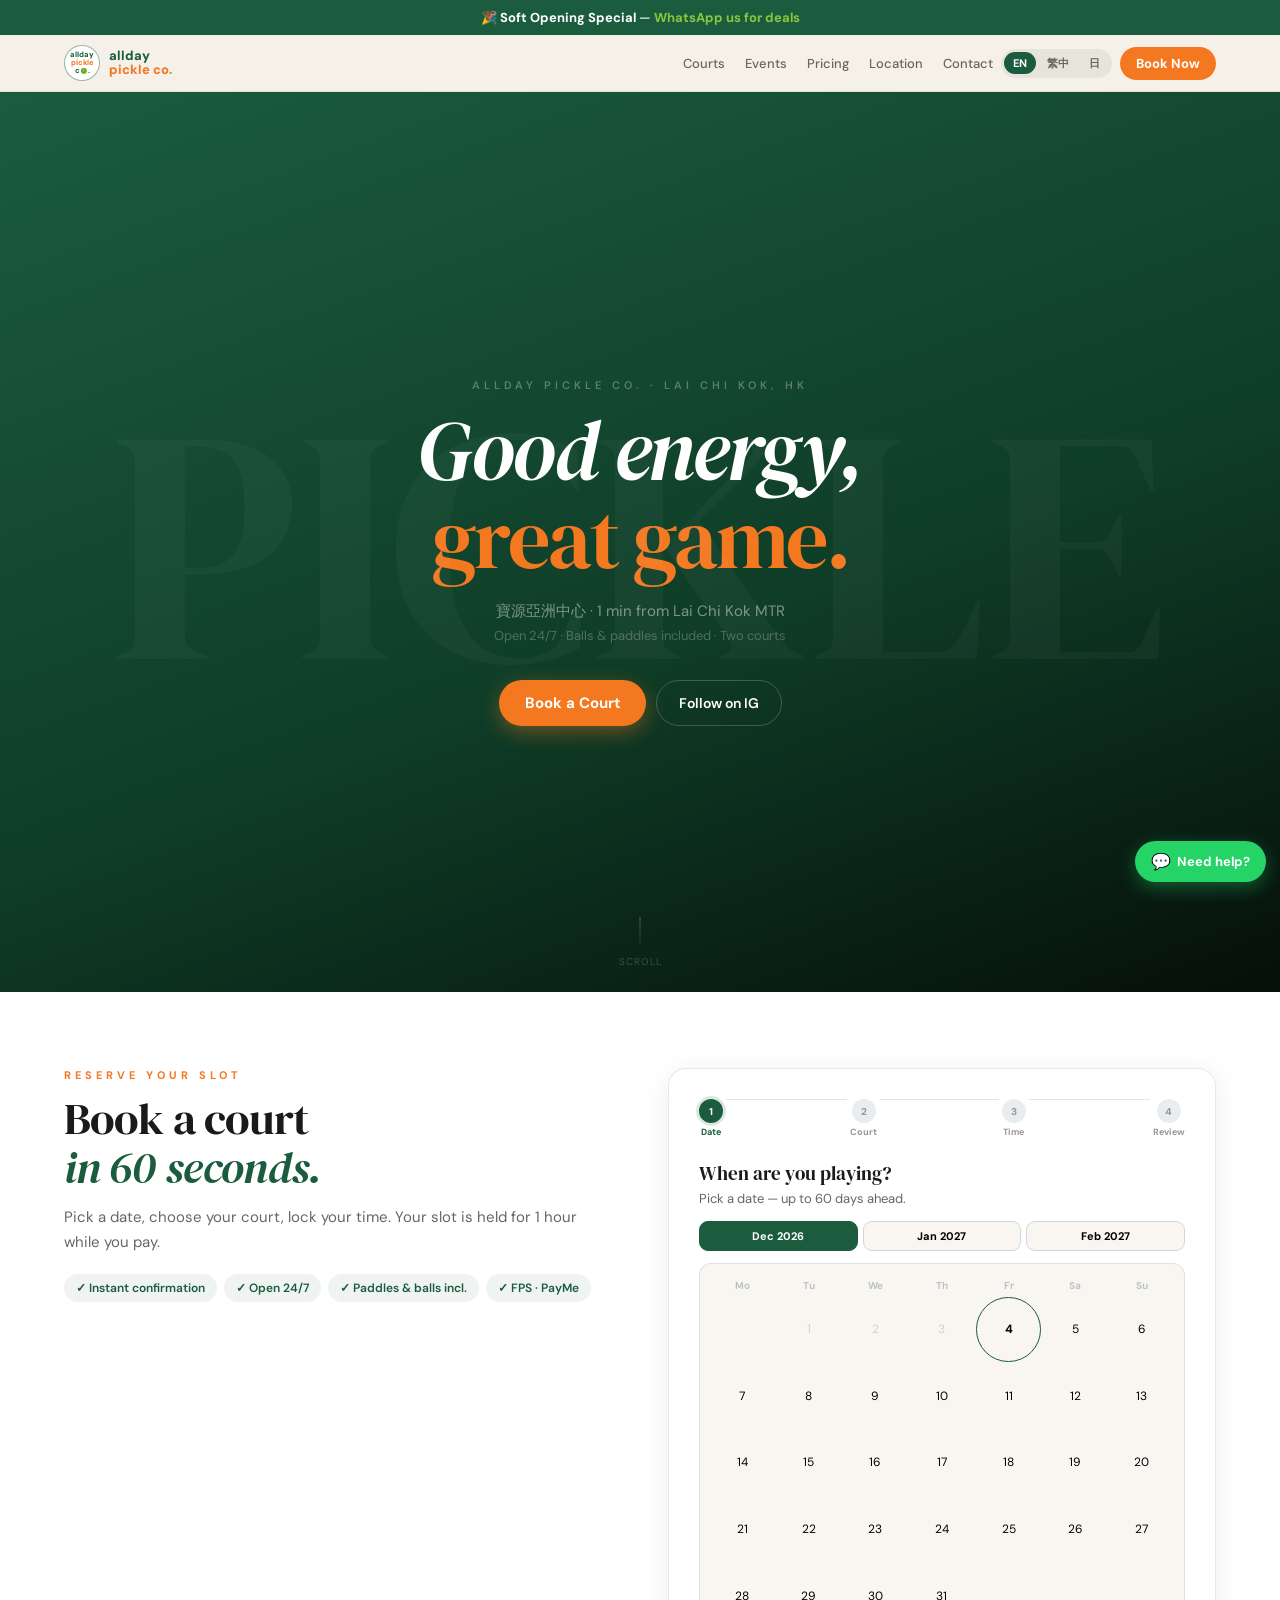
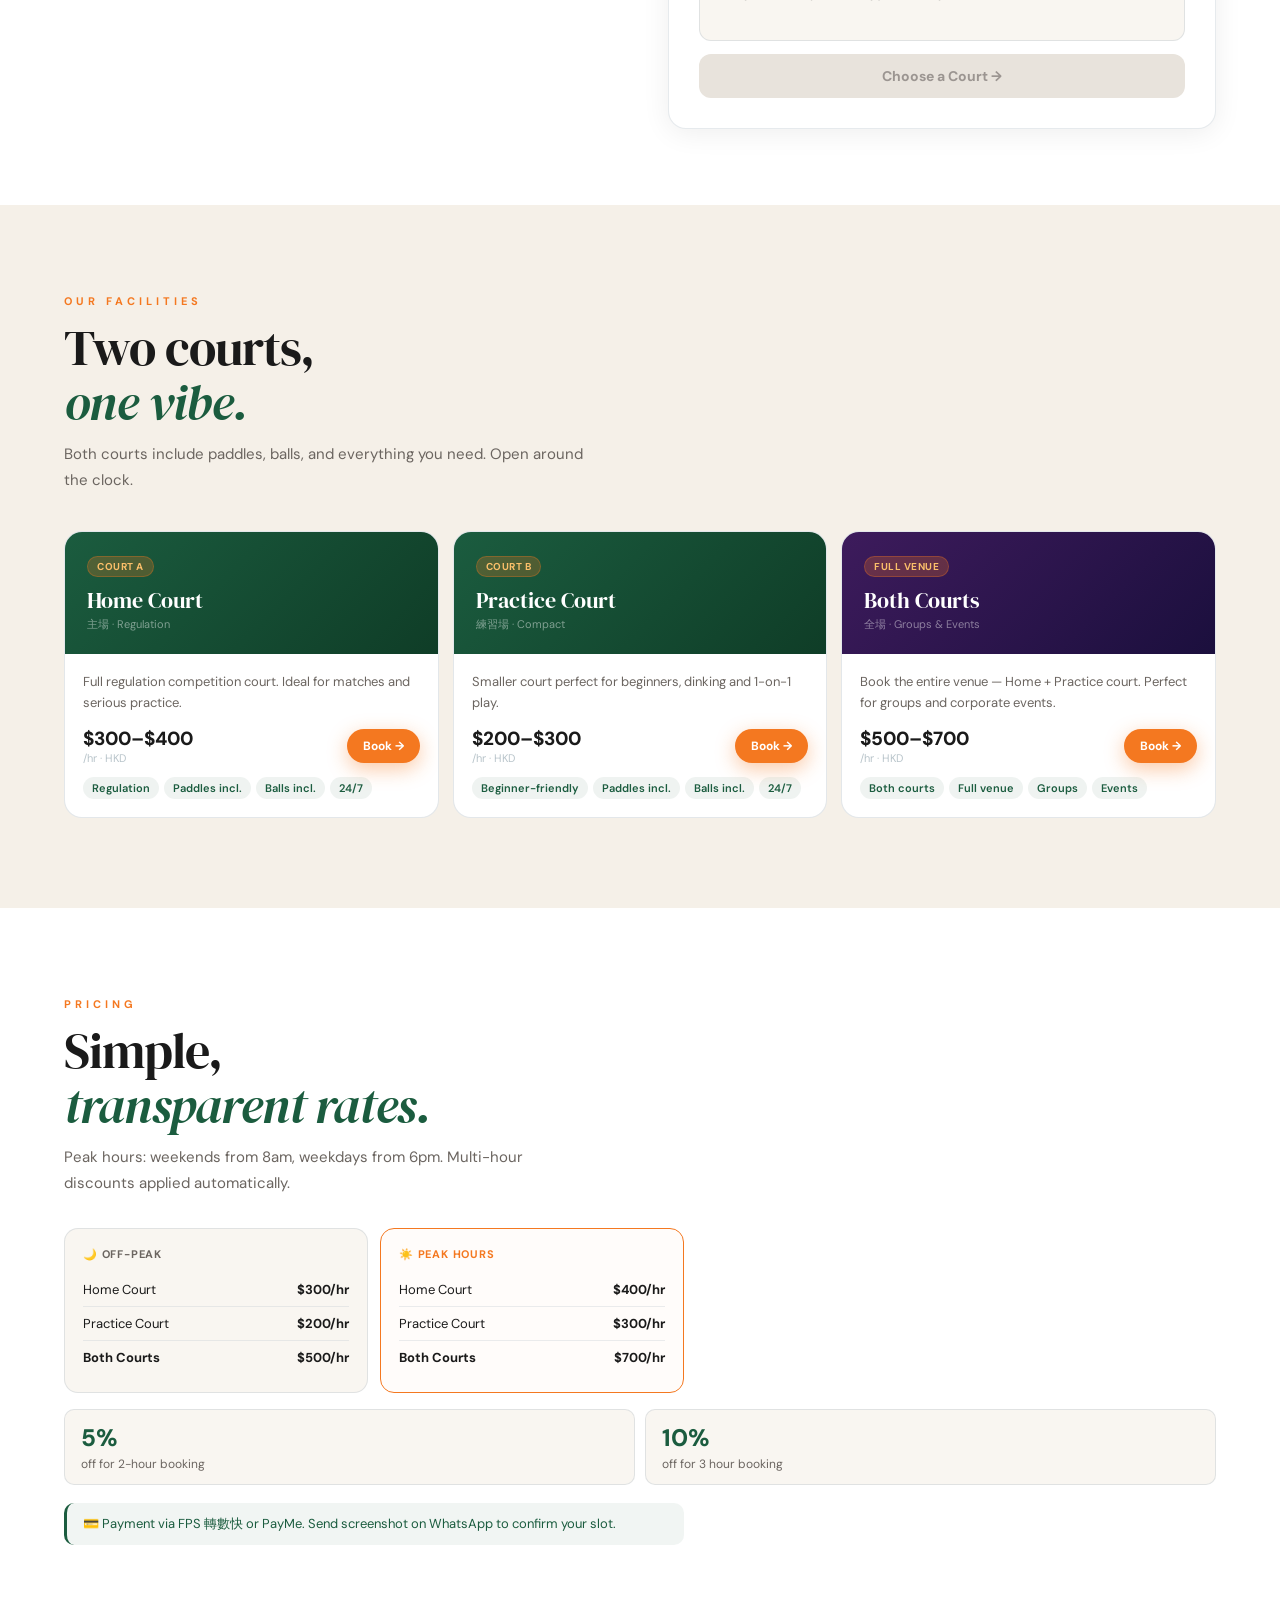
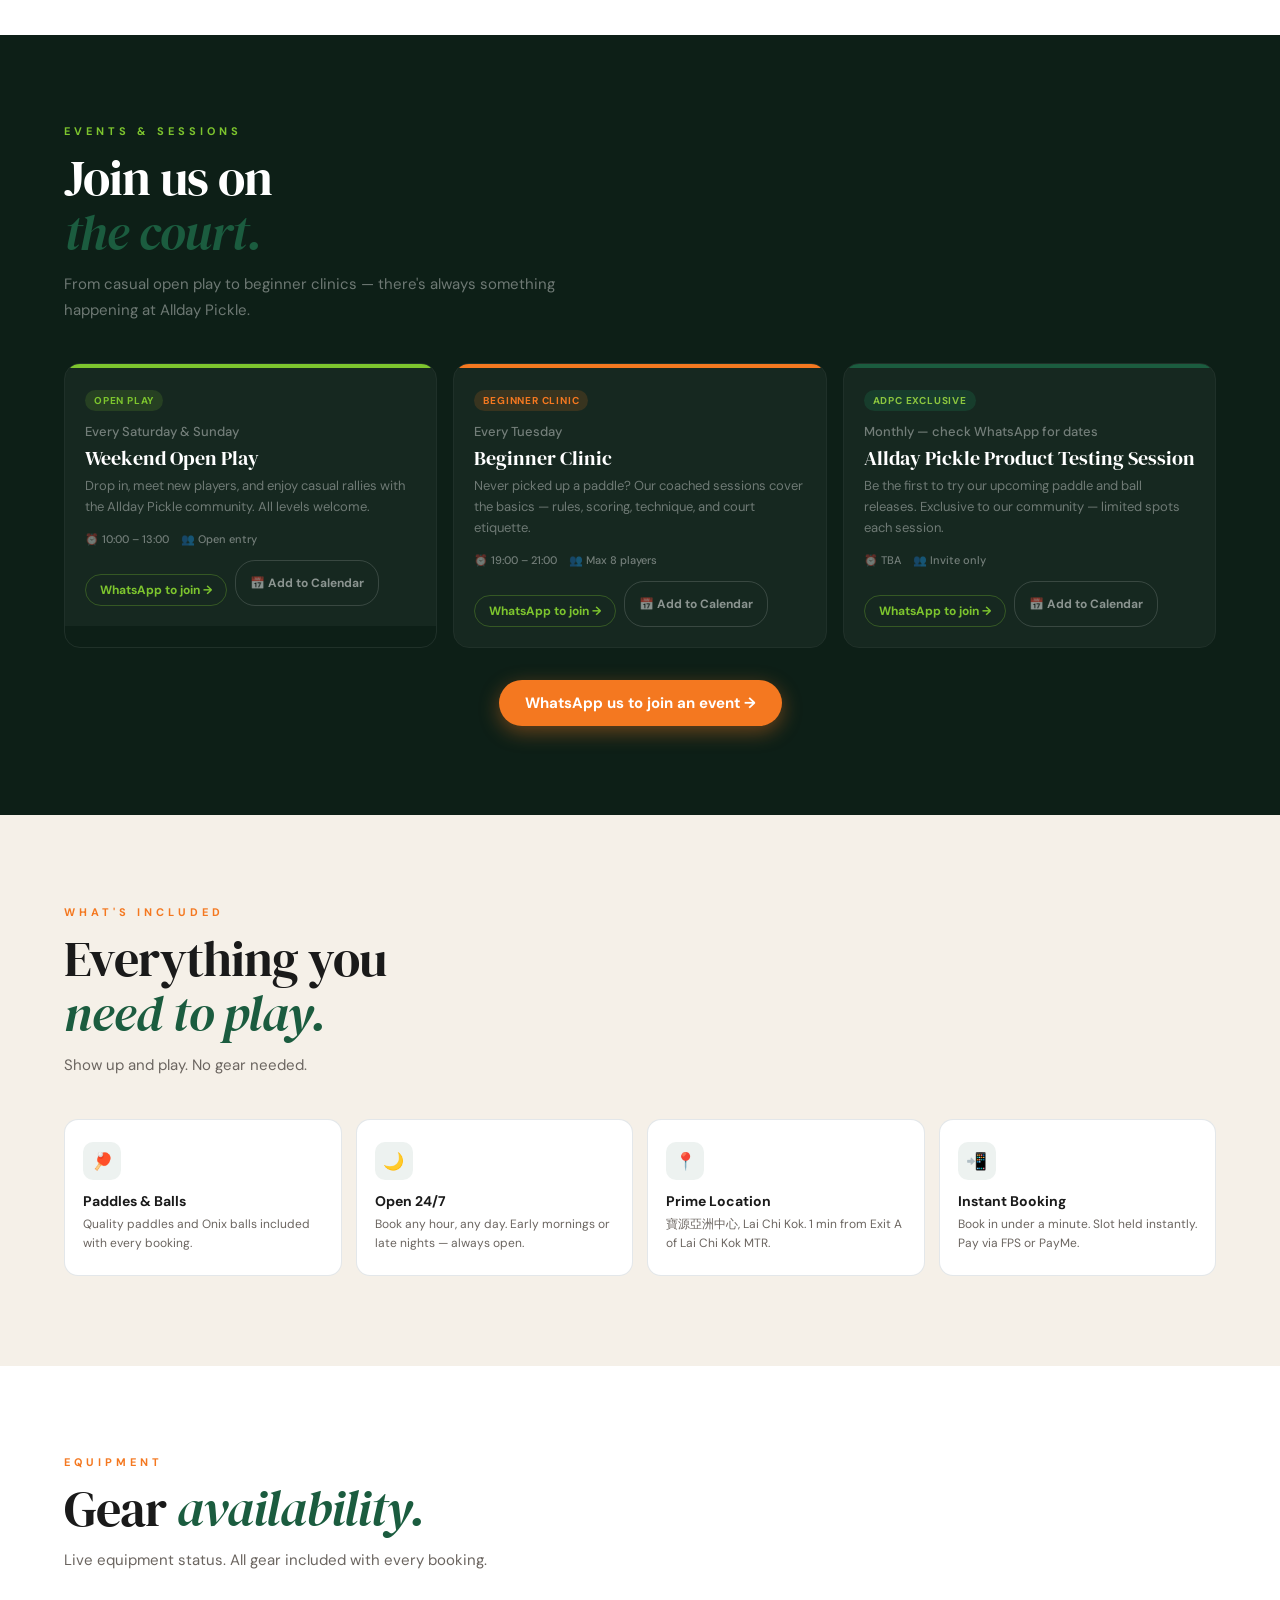
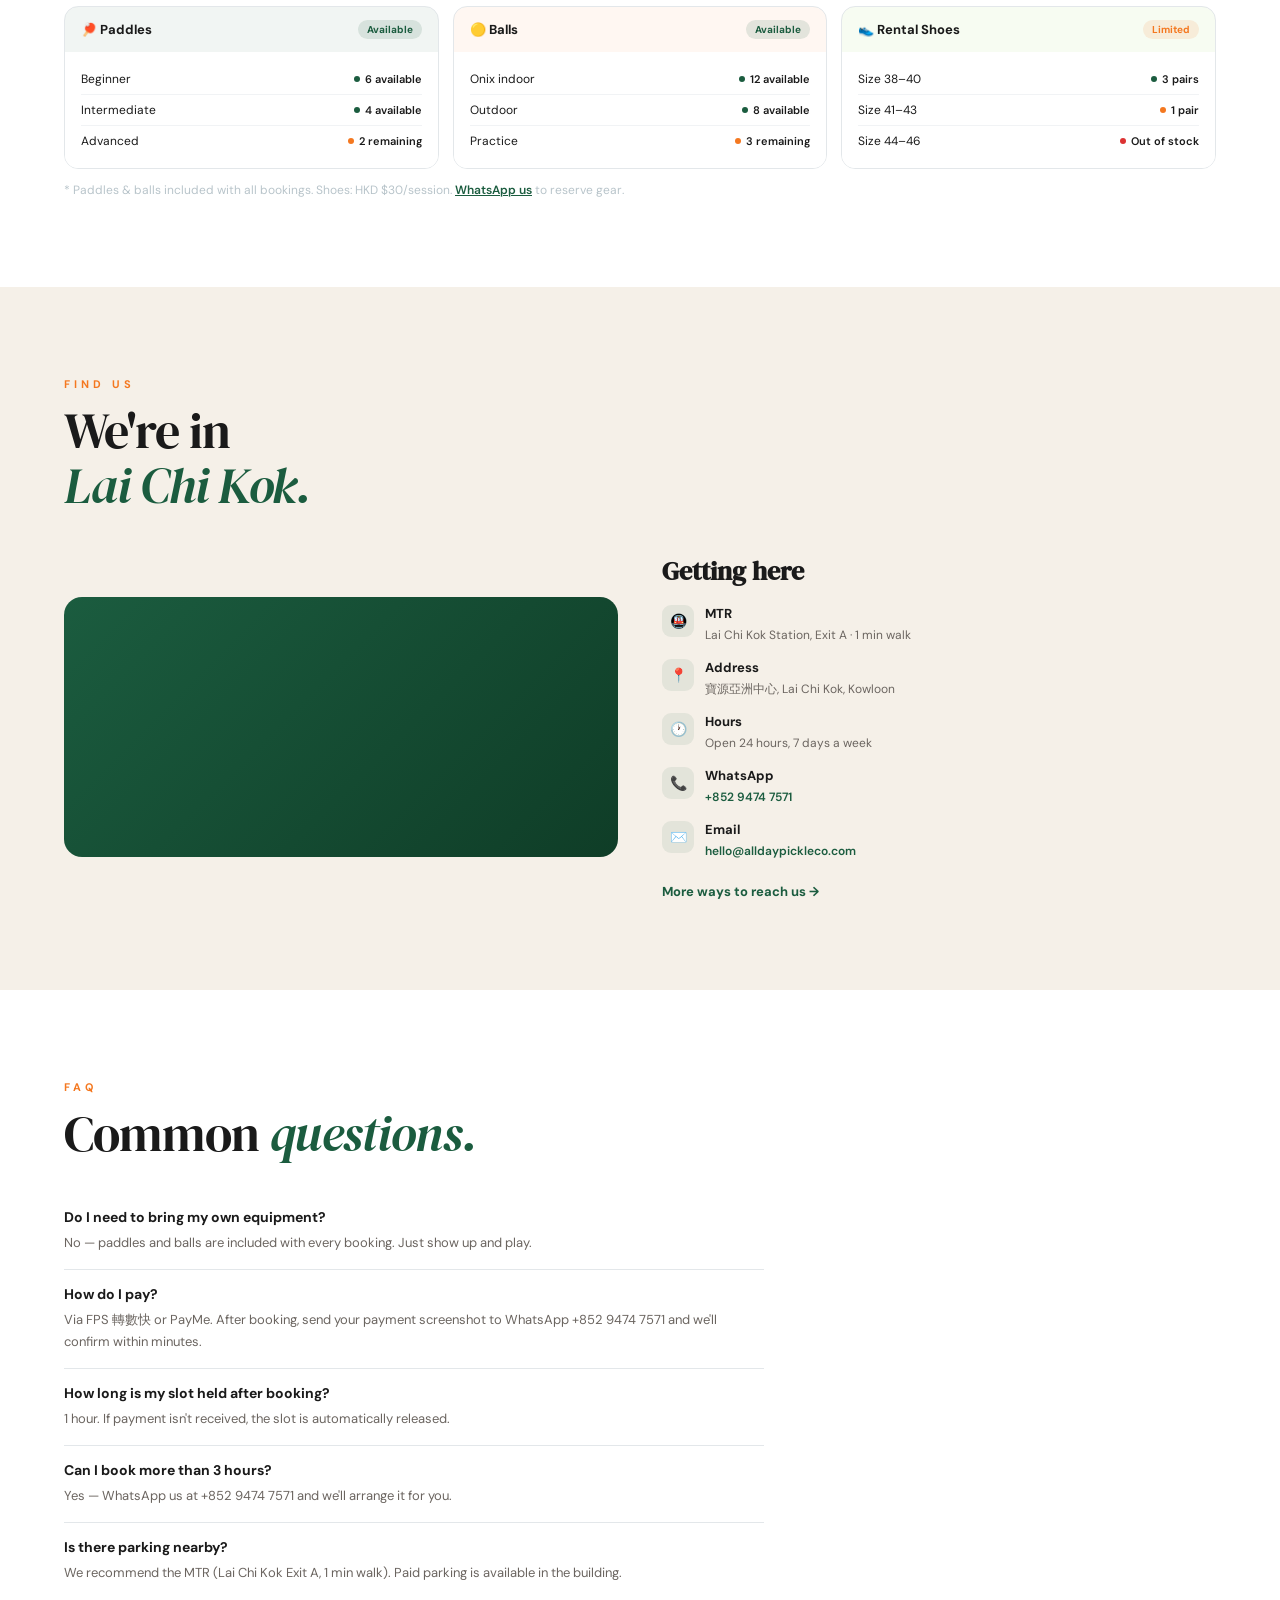
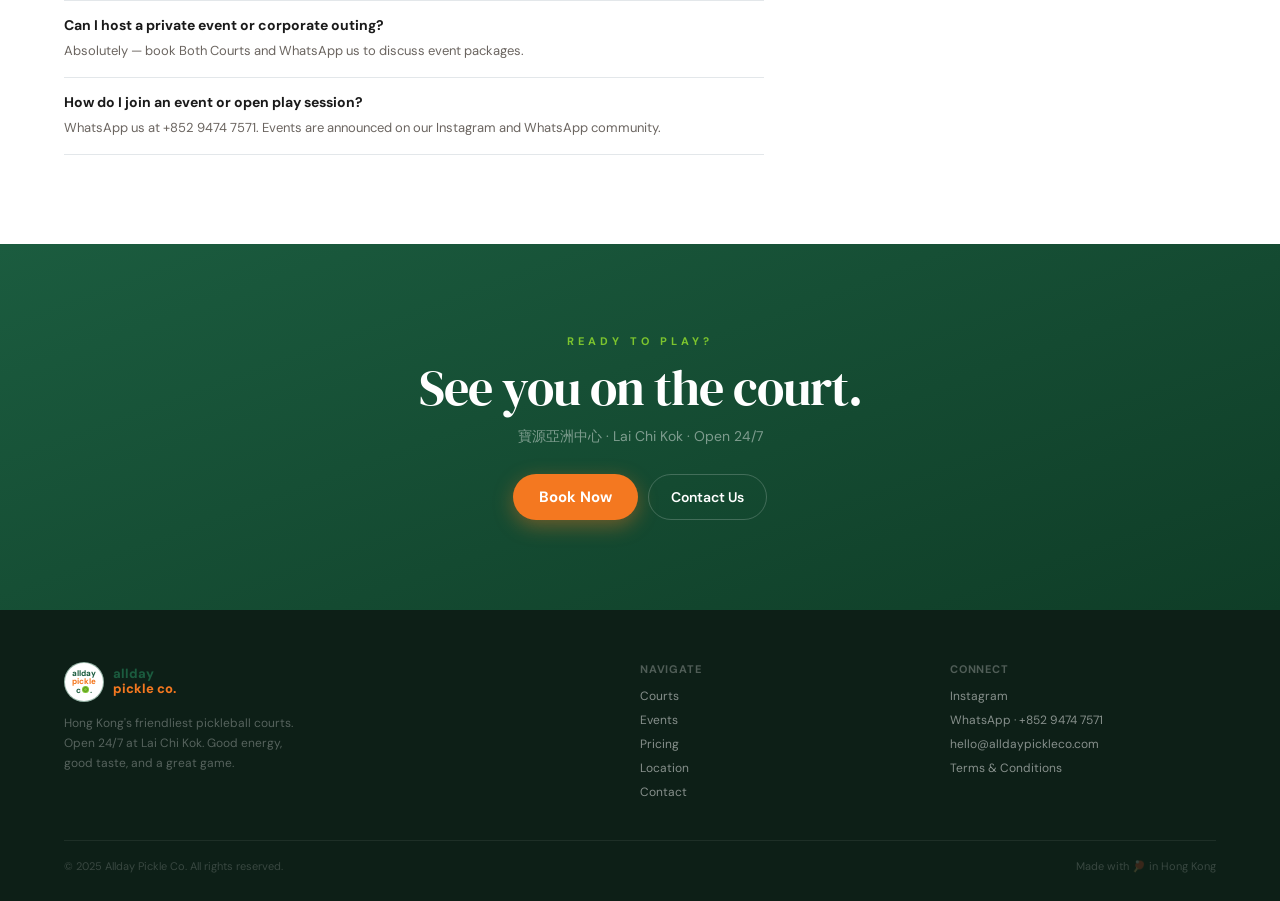
<file: index.html>
<!DOCTYPE html>
<html lang="en">
<head>
<meta charset="UTF-8"/>
<meta name="viewport" content="width=device-width,initial-scale=1.0"/>
<meta name="description" content="Allday Pickle Co. — Hong Kong's friendliest pickleball courts. Open 24/7 at Lai Chi Kok. Book online in seconds."/>
<meta property="og:title" content="Allday Pickle Co. — Pickleball Courts in Hong Kong"/>
<meta property="og:description" content="Two courts. Open 24/7. Paddles & balls included. 1 min from Lai Chi Kok MTR."/>
<meta property="og:url" content="https://alldaypickleco.com"/>
<title>Allday Pickle Co. | Pickleball Courts Hong Kong</title>
<link rel="preconnect" href="https://fonts.googleapis.com"/>
<link href="https://fonts.googleapis.com/css2?family=DM+Serif+Display:ital@0;1&family=DM+Sans:wght@400;500;600;700;800&display=swap" rel="stylesheet"/>
<!-- All styles in css/main.css — edit colors and design there -->
<link rel="stylesheet" href="css/main.css"/>
</head>
<body>

<!-- LOADER -->
<div id="loader">
  <div class="ldr-wrap">
    <div class="ldr-circle">
      <div style="font-size:16px;font-weight:800;color:var(--g);line-height:1">allday</div>
      <div style="font-size:16px;font-weight:800;color:var(--o);line-height:1">pickle</div>
      <div style="display:flex;align-items:center;gap:1px;line-height:1">
        <span style="font-size:16px;font-weight:800;color:var(--g)">c</span>
        <div style="width:13px;height:13px;background:var(--lime);border-radius:50%;position:relative"><div style="position:absolute;inset:14%;border-radius:50%;border:1.5px solid rgba(0,0,0,.22)"></div></div>
        <span style="font-size:16px;font-weight:800;color:var(--g)">.</span>
      </div>
    </div>
    <div class="ldr-tag" id="ldr-tag">Good energy · Great game</div>
  </div>
  <div class="ldr-bar"><div class="ldr-fill"></div></div>
  <div style="margin-top:24px;font-size:11px;color:rgba(255,255,255,.2);text-align:center;line-height:1.7">
    Having trouble loading?<br/>
    <a href="https://wa.me/85294747571" style="color:rgba(255,255,255,.35);text-decoration:none;font-weight:600">WhatsApp us at +852 9474 7571</a>
  </div>
</div>

<!-- BANNER -->
<div class="banner" id="t-banner"></div>

<!-- NAV -->
<nav>
  <div class="nav-inner">
    <a href="#" class="nav-logo">
      <div class="logo-circle" style="width:36px;height:36px">
        <div style="font-size:7.5px;font-weight:800;color:var(--g);line-height:1">allday</div>
        <div style="font-size:7.5px;font-weight:800;color:var(--o);line-height:1">pickle</div>
        <div style="display:flex;align-items:center;gap:1px">
          <span style="font-size:7.5px;font-weight:800;color:var(--g)">c</span>
          <div class="logo-ball" style="width:6px;height:6px"></div>
          <span style="font-size:7.5px;font-weight:800;color:var(--g)">.</span>
        </div>
      </div>
      <div class="nav-wm"><span>allday</span><span>pickle co.</span></div>
    </a>
    <div class="nav-right">
      <div class="nav-links">
        <a href="#courts"  id="nt-courts"></a>
        <a href="#events"  id="nt-events"></a>
        <a href="#pricing" id="nt-pricing"></a>
        <a href="#location"id="nt-location"></a>
        <a href="contact.html" id="nt-contact"></a>
      </div>
      <div class="lang-sw">
        <button class="lb on" data-lang="en" onclick="setLang('en')">EN</button>
        <button class="lb"    data-lang="zh" onclick="setLang('zh')">繁中</button>
        <button class="lb"    data-lang="ja" onclick="setLang('ja')">日</button>
      </div>
      <a href="#booking" class="nav-cta" id="nt-book"></a>
    </div>
    <button class="hbg" onclick="toggleMenu()"><span></span><span></span><span></span></button>
  </div>
  <div class="mob-menu" id="mobMenu">
    <a href="#courts"   onclick="toggleMenu()" id="nm-courts"></a>
    <a href="#events"   onclick="toggleMenu()" id="nm-events"></a>
    <a href="#pricing"  onclick="toggleMenu()" id="nm-pricing"></a>
    <a href="#location" onclick="toggleMenu()" id="nm-location"></a>
    <a href="contact.html" id="nm-contact"></a>
    <div class="mob-lang">
      <button class="on" data-lang="en" onclick="setLang('en');toggleMenu()">English</button>
      <button           data-lang="zh" onclick="setLang('zh');toggleMenu()">繁體中文</button>
      <button           data-lang="ja" onclick="setLang('ja');toggleMenu()">日本語</button>
    </div>
    <a href="#booking" class="mob-book" onclick="toggleMenu()" id="nm-book"></a>
  </div>
</nav>

<!-- HERO -->
<section class="hero">
  <div class="hero-bg">PICKLE</div>
  <div class="hero-eye">Allday Pickle Co. · Lai Chi Kok, HK</div>
  <h1 id="hero-h1"></h1>
  <p class="hero-sub" id="hero-sub"></p>
  <p class="hero-det" id="hero-det"></p>
  <div class="hero-btns">
    <a href="#booking" class="btn-p" id="hero-b1"></a>
    <a href="https://www.instagram.com/alldaypickleco" target="_blank" rel="noreferrer" class="btn-o" id="hero-b2"></a>
  </div>
  <div class="hero-scroll"><div class="scroll-line"></div><span>SCROLL</span></div>
</section>

<!-- BOOKING -->
<div class="bk-top" id="booking">
  <div class="bk-inner">
    <div class="bk-left">
      <div class="sl" id="sl-bk"></div>
      <h2 id="st-bk"></h2>
      <p id="sd-bk"></p>
      <div class="trust-pills" id="trust-pills"></div>
    </div>
    <div class="bk-widget">
      <div class="step-bar" id="stepBar"></div>
      <div id="stepContent"></div>
    </div>
  </div>
</div>

<!-- COURTS -->
<section class="courts-sec" id="courts">
  <div class="si">
    <div class="sl" id="sl-c"></div>
    <div class="st" id="st-c"></div>
    <div class="sd" id="sd-c"></div>
    <div class="courts-grid" id="courts-grid"></div>
  </div>
</section>

<!-- PRICING -->
<section class="pr-sec" id="pricing">
  <div class="si">
    <div class="sl" id="sl-p"></div>
    <div class="st" id="st-p"></div>
    <div class="sd" id="sd-p"></div>
    <div class="pg">
      <div class="pc"><div class="pt-label" id="pt-op"></div><div id="pr-op"></div></div>
      <div class="pc peak"><div class="pt-label" id="pt-pk"></div><div id="pr-pk"></div></div>
    </div>
    <div class="dg">
      <div class="dc"><div class="dp">5%</div><div class="dl" id="d2h"></div></div>
      <div class="dc"><div class="dp">10%</div><div class="dl" id="d3h"></div></div>
    </div>
    <div class="pnote" id="pnote"></div>
  </div>
</section>

<!-- EVENTS -->
<section class="events-sec" id="events">
  <div class="si">
    <div class="sl" style="color:var(--lime)" id="sl-ev"></div>
    <div class="st" id="st-ev"></div>
    <div class="sd" id="sd-ev"></div>
    <div class="events-grid" id="events-grid"></div>
    <div class="events-cta">
      <a href="https://wa.me/85294747571" target="_blank" rel="noreferrer" class="btn-p" id="ev-cta"></a>
    </div>
  </div>
</section>

<!-- AMENITIES -->
<section class="am-sec">
  <div class="si">
    <div class="sl" id="sl-am"></div>
    <div class="st" id="st-am"></div>
    <div class="sd" id="sd-am"></div>
    <div class="am-grid" id="am-grid"></div>
  </div>
</section>

<!-- INVENTORY -->
<section class="inv-sec" id="inventory">
  <div class="si">
    <div class="sl" id="sl-inv"></div>
    <div class="st" id="st-inv"></div>
    <div class="sd" id="sd-inv"></div>
    <div class="inv-grid" id="inv-grid"></div>
    <p style="font-size:12px;color:var(--silver);margin-top:13px" id="inv-note"></p>
  </div>
</section>

<!-- LOCATION -->
<section class="loc-sec" id="location">
  <div class="si">
    <div class="sl" id="sl-l"></div>
    <div class="st" id="st-l"></div>
    <div class="loc-grid">
      <div class="loc-map" style="padding:0;overflow:hidden">
        <iframe
          src="https://www.google.com/maps/embed?pb=!1m18!1m12!1m3!1d3691.1!2d114.148!3d22.337!2m3!1f0!2f0!3f0!3m2!1i1024!2i768!4f13.1!3m3!1m2!1s0x340400e6a5b1f1b1%3A0x1!2z5a6J5rqQ5LqM5rCR5Lit5b-DLCBMYWkgQ2hpIEtvaw!5e0!3m2!1sen!2shk!4v1"
          width="100%" height="100%" style="border:0;min-height:260px;" allowfullscreen="" loading="lazy"
          referrerpolicy="no-referrer-when-downgrade">
        </iframe>
      </div>
      <div>
        <h3 style="font-family:'DM Serif Display',serif;font-size:clamp(20px,3vw,26px);margin-bottom:16px" id="loc-h3"></h3>
        <div id="loc-rows"></div>
        <a href="contact.html" style="display:inline-flex;align-items:center;gap:6px;margin-top:8px;color:var(--g);font-weight:700;font-size:13px;text-decoration:none" id="loc-contact-link"></a>
      </div>
    </div>
  </div>
</section>

<!-- FAQ -->
<section class="faq-sec" id="faq">
  <div class="si">
    <div class="sl" id="sl-faq"></div>
    <div class="st" id="st-faq"></div>
    <div style="max-width:700px;margin-top:32px" id="faq-list"></div>
  </div>
</section>

<!-- CTA -->
<section class="cta-sec">
  <div class="si" style="text-align:center">
    <div class="sl" style="color:var(--lime)" id="sl-cta"></div>
    <div class="st" id="st-cta"></div>
    <p style="color:rgba(255,255,255,.45);font-size:14px;margin:0 auto 28px;max-width:440px" id="sd-cta"></p>
    <div style="display:flex;gap:10px;justify-content:center;flex-wrap:wrap">
      <a href="#booking" class="btn-p" id="cta-b1"></a>
      <a href="contact.html" class="btn-o" id="cta-b2"></a>
    </div>
  </div>
</section>

<!-- FOOTER -->
<footer>
  <div class="ft-inner">
    <div class="ft-top">
      <div class="ft-brand">
        <a href="#" style="display:flex;align-items:center;gap:9px;text-decoration:none">
          <div class="logo-circle" style="width:40px;height:40px">
            <div style="font-size:8px;font-weight:800;color:var(--g);line-height:1">allday</div>
            <div style="font-size:8px;font-weight:800;color:var(--o);line-height:1">pickle</div>
            <div style="display:flex;align-items:center;gap:1px">
              <span style="font-size:8px;font-weight:800;color:var(--g)">c</span>
              <div class="logo-ball" style="width:7px;height:7px"></div>
              <span style="font-size:8px;font-weight:800;color:var(--g)">.</span>
            </div>
          </div>
          <div style="display:flex;flex-direction:column;line-height:1.1">
            <span style="font-size:13px;font-weight:800;color:var(--g)">allday</span>
            <span style="font-size:13px;font-weight:800;color:var(--o)">pickle co.</span>
          </div>
        </a>
        <p id="ft-desc"></p>
      </div>
      <div class="ft-col">
        <h4 id="fc-nav"></h4>
        <a href="#courts"   id="fn-courts"></a>
        <a href="#events"   id="fn-events"></a>
        <a href="#pricing"  id="fn-pricing"></a>
        <a href="#location" id="fn-location"></a>
        <a href="contact.html" id="fn-contact"></a>
      </div>
      <div class="ft-col">
        <h4 id="fc-con"></h4>
        <a href="https://www.instagram.com/alldaypickleco" target="_blank" rel="noreferrer">Instagram</a>
        <a href="https://wa.me/85294747571">WhatsApp · +852 9474 7571</a>
        <a href="mailto:hello@alldaypickleco.com">hello@alldaypickleco.com</a>
        <a href="https://docs.google.com/document/d/13PHGP1e8kh7lA4UMzfulVtY6JuU3tmnHeHdYPEE1Was" target="_blank" rel="noreferrer" id="fn-terms"></a>
      </div>
    </div>
    <div class="ft-bot">
      <span>© 2025 Allday Pickle Co. All rights reserved.</span>
      <span id="ft-made"></span>
    </div>
  </div>
</footer>

<a href="https://wa.me/85294747571" class="wa-float" target="_blank" rel="noreferrer">
  <span style="font-size:16px">💬</span><span class="wa-txt" id="wa-lbl"></span>
</a>

<!-- JS files load in order: config → translations → booking → app -->
<script src="js/config.js"></script>
<script src="js/translations.js"></script>
<script src="js/booking.js"></script>
<script src="js/app.js"></script>

</body>
</html>
</file>
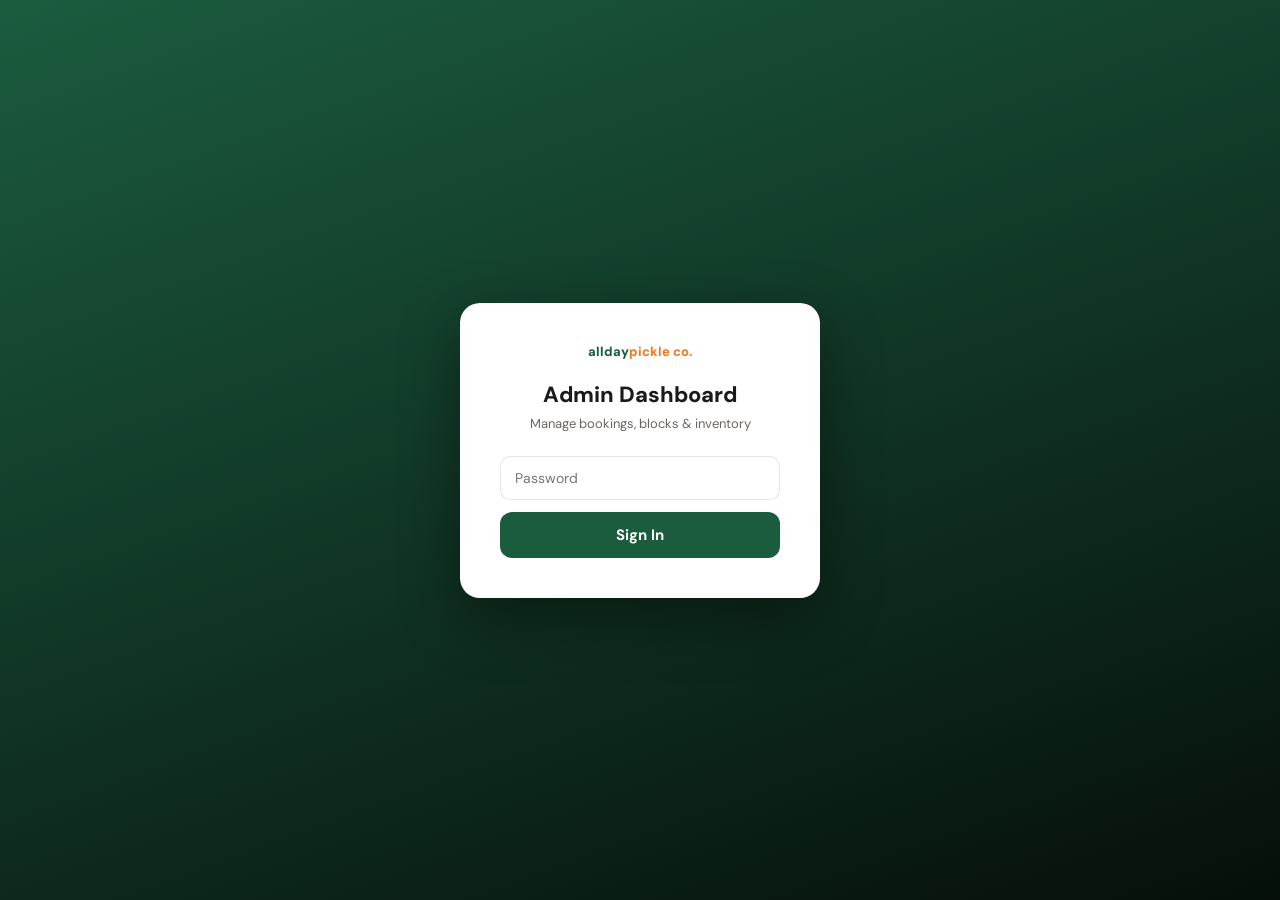
<file: admin.html>
<!DOCTYPE html>
<html lang="en">
<head>
<meta charset="UTF-8"/>
<meta name="viewport" content="width=device-width,initial-scale=1.0"/>
<title>ADPC Admin</title>
<link href="https://fonts.googleapis.com/css2?family=DM+Sans:wght@400;500;600;700;800&display=swap" rel="stylesheet"/>
<style>
*{margin:0;padding:0;box-sizing:border-box}
:root{--g:#1B5C3F;--g2:#0F3D27;--o:#F47820;--wa:#25D366;--red:#dc3232;--cream:#F5F0E8;--light:#F9F6F1;--text:#1A1A1A;--muted:#6B6560;--silver:#B8C4CA;--border:rgba(184,196,202,.4)}
body{font-family:'DM Sans',sans-serif;background:var(--cream);color:var(--text);min-height:100vh}
#login-screen{position:fixed;inset:0;background:linear-gradient(160deg,var(--g),#060f0a);display:flex;align-items:center;justify-content:center;z-index:1000}
.login-box{background:white;border-radius:20px;padding:40px;width:100%;max-width:360px;text-align:center;box-shadow:0 20px 60px rgba(0,0,0,.4)}
.login-brand{font-size:13px;font-weight:800;margin-bottom:20px}
.login-brand .g{color:var(--g)}.login-brand .o{color:var(--o)}
.login-box h2{font-size:22px;font-weight:800;margin-bottom:6px}
.login-box p{font-size:13px;color:var(--muted);margin-bottom:24px}
.login-box input{width:100%;padding:12px 14px;border-radius:10px;border:1.5px solid var(--border);font-size:14px;font-family:inherit;outline:none;margin-bottom:12px}
.login-box input:focus{border-color:var(--g)}
.login-btn{width:100%;padding:13px;border-radius:12px;border:none;background:var(--g);color:white;font-size:15px;font-weight:700;cursor:pointer;font-family:inherit}
.login-err{color:var(--red);font-size:13px;margin-top:10px;display:none}
#app{display:none}
.topbar{background:white;border-bottom:1px solid var(--border);padding:0 5vw;position:sticky;top:0;z-index:100}
.topbar-inner{display:flex;align-items:center;justify-content:space-between;height:56px;max-width:1400px;margin:0 auto}
.tb-logo{display:flex;flex-direction:column;line-height:1.1}
.tb-logo span:first-child{font-size:12px;font-weight:800;color:var(--g)}
.tb-logo span:last-child{font-size:12px;font-weight:800;color:var(--o)}
.tb-right{display:flex;align-items:center;gap:12px}
.badge-alert{background:rgba(244,120,32,.15);color:var(--o);font-size:11px;font-weight:700;padding:4px 10px;border-radius:20px}
.btn-logout{background:none;border:1px solid var(--border);color:var(--muted);padding:6px 14px;border-radius:20px;font-size:12px;font-weight:600;cursor:pointer;font-family:inherit}
.btn-logout:hover{border-color:var(--red);color:var(--red)}
.tabs{background:white;border-bottom:1px solid var(--border);padding:0 5vw;overflow-x:auto}
.tabs-inner{display:flex;max-width:1400px;margin:0 auto;white-space:nowrap}
.tab{padding:14px 18px;font-size:13px;font-weight:600;color:var(--muted);cursor:pointer;border-bottom:2px solid transparent;transition:.2s}
.tab.active{color:var(--g);border-bottom-color:var(--g)}
.main{max-width:1400px;margin:0 auto;padding:24px 5vw}
.panel{display:none}.panel.active{display:block}
.stats{display:grid;grid-template-columns:repeat(auto-fit,minmax(150px,1fr));gap:12px;margin-bottom:24px}
.stat{background:white;border-radius:14px;border:1px solid var(--border);padding:18px}
.stat-lbl{font-size:11px;font-weight:700;text-transform:uppercase;letter-spacing:.8px;color:var(--silver);margin-bottom:8px}
.stat-val{font-size:26px;font-weight:800}
.stat-val.orange{color:var(--o)}.stat-val.green{color:var(--g)}
.sec-hdr{display:flex;align-items:center;justify-content:space-between;margin-bottom:14px;flex-wrap:wrap;gap:8px}
.sec-hdr h3{font-size:16px;font-weight:800}
.btn-refresh{background:var(--light);border:1px solid var(--border);color:var(--muted);padding:7px 14px;border-radius:20px;font-size:12px;font-weight:600;cursor:pointer;font-family:inherit}
.btn-refresh:hover{border-color:var(--g);color:var(--g)}
.bcard{background:white;border-radius:14px;border:1px solid var(--border);margin-bottom:10px;overflow:hidden}
.bcard.pending{border-left:4px solid var(--o)}
.bcard.confirmed{border-left:4px solid var(--g)}
.bcard.released{border-left:4px solid var(--silver);opacity:.55}
.bcard-top{padding:14px 16px;display:flex;justify-content:space-between;align-items:flex-start;flex-wrap:wrap;gap:10px}
.bcard-info .bid{font-size:11px;font-family:monospace;color:var(--silver);margin-bottom:2px}
.bcard-info .bname{font-size:15px;font-weight:700}
.bcard-info .bdetail{font-size:13px;color:var(--muted);margin-top:2px}
.bcard-right{display:flex;flex-direction:column;align-items:flex-end;gap:6px}
.status-pill{font-size:10px;font-weight:700;padding:4px 9px;border-radius:20px;text-transform:uppercase;letter-spacing:.5px}
.status-pill.PENDING{background:rgba(244,120,32,.15);color:var(--o)}
.status-pill.CONFIRMED{background:rgba(27,92,63,.12);color:var(--g)}
.status-pill.RELEASED{background:rgba(184,196,202,.3);color:var(--muted)}
.court-pill{font-size:11px;background:rgba(27,92,63,.08);color:var(--g);padding:3px 8px;border-radius:20px;font-weight:600}
.btotal{font-size:16px;font-weight:800}
.bcard-meta{padding:0 16px 8px;display:flex;gap:16px;flex-wrap:wrap}
.bcard-meta span{font-size:12px;color:var(--muted)}
.bcard-meta .door{font-family:monospace;font-weight:700;color:var(--g);background:rgba(27,92,63,.08);padding:2px 8px;border-radius:6px}
.bcard-actions{padding:0 16px 14px;display:flex;gap:8px;flex-wrap:wrap}
.btn-confirm{background:var(--g);color:white;border:none;padding:9px 18px;border-radius:10px;font-size:13px;font-weight:700;cursor:pointer;font-family:inherit}
.btn-confirm:hover{background:var(--g2)}
.btn-release{background:white;color:var(--red);border:1.5px solid var(--red);padding:9px 18px;border-radius:10px;font-size:13px;font-weight:700;cursor:pointer;font-family:inherit}
.btn-release:hover{background:var(--red);color:white}
.btn-wa{background:var(--wa);color:white;border:none;padding:9px 18px;border-radius:10px;font-size:13px;font-weight:700;cursor:pointer;font-family:inherit;text-decoration:none;display:inline-flex;align-items:center;gap:5px}
.btn-note{background:var(--light);color:var(--muted);border:1px solid var(--border);padding:9px 14px;border-radius:10px;font-size:13px;font-weight:600;cursor:pointer;font-family:inherit}
.btn-wa-gen{background:rgba(37,211,102,.12);color:#0a7a3a;border:1.5px solid rgba(37,211,102,.4);padding:9px 14px;border-radius:10px;font-size:13px;font-weight:700;cursor:pointer;font-family:inherit}
.btn-wa-gen:hover{background:var(--wa);color:white;border-color:var(--wa)}
.note-area{padding:0 16px 12px;display:none}
.note-area textarea{width:100%;padding:10px 12px;border-radius:9px;border:1.5px solid var(--border);font-size:13px;font-family:inherit;resize:vertical;outline:none;min-height:56px}
.note-area textarea:focus{border-color:var(--g)}
.note-save{margin-top:6px;background:var(--g);color:white;border:none;padding:8px 16px;border-radius:8px;font-size:12px;font-weight:700;cursor:pointer;font-family:inherit}
/* WA Message Generator */
.wa-gen-panel{padding:0 16px 14px;display:none;border-top:1px solid var(--border);margin-top:4px}
.wa-lang-toggle{display:flex;gap:6px;margin-bottom:10px;margin-top:12px}
.wa-lang-btn{padding:6px 16px;border-radius:20px;border:1.5px solid var(--border);background:var(--light);font-size:12px;font-weight:700;cursor:pointer;font-family:inherit;color:var(--muted)}
.wa-lang-btn.active{background:var(--g);color:white;border-color:var(--g)}
.wa-textarea{width:100%;padding:12px;border-radius:10px;border:1.5px solid var(--border);font-size:12px;font-family:inherit;resize:vertical;outline:none;min-height:180px;line-height:1.7;background:#fafafa}
.wa-textarea:focus{border-color:var(--wa)}
.wa-actions{display:flex;gap:8px;margin-top:8px;flex-wrap:wrap}
.btn-copy-wa{background:var(--wa);color:white;border:none;padding:10px 18px;border-radius:10px;font-size:13px;font-weight:700;cursor:pointer;font-family:inherit;display:flex;align-items:center;gap:6px}
.btn-copy-wa:hover{opacity:.9}
.btn-regen{background:var(--light);border:1px solid var(--border);color:var(--muted);padding:10px 14px;border-radius:10px;font-size:12px;font-weight:600;cursor:pointer;font-family:inherit}
.fbtn{background:white;border:1px solid var(--border);color:var(--muted);padding:6px 13px;border-radius:20px;font-size:12px;font-weight:600;cursor:pointer;font-family:inherit}
.fbtn.active{background:var(--g);color:white;border-color:var(--g)}
/* Blocks */
.blocks-layout{display:grid;grid-template-columns:300px 1fr;gap:20px;align-items:start}
.add-block-form{background:white;border-radius:16px;border:1px solid var(--border);padding:22px;position:sticky;top:80px}
.add-block-form h3{font-size:16px;font-weight:800;margin-bottom:18px}
.form-row{margin-bottom:14px}
.form-row label{display:block;font-size:11px;font-weight:700;text-transform:uppercase;letter-spacing:.8px;color:var(--silver);margin-bottom:6px}
.form-row input,.form-row select{width:100%;padding:10px 12px;border-radius:9px;border:1.5px solid var(--border);font-size:13px;font-family:inherit;outline:none}
.form-row input:focus,.form-row select:focus{border-color:var(--g)}
.form-row-2{display:grid;grid-template-columns:1fr 1fr;gap:10px}
.btn-add-block{width:100%;padding:13px;border-radius:12px;border:none;background:var(--o);color:white;font-size:14px;font-weight:700;cursor:pointer;font-family:inherit;margin-top:6px}
.btn-add-block:hover{background:#d96b0d}
.week-nav{display:flex;align-items:center;justify-content:space-between;margin-bottom:16px}
.week-nav h3{font-size:16px;font-weight:800}
.week-nav-btns{display:flex;gap:8px}
.week-nav-btn{background:white;border:1px solid var(--border);color:var(--text);padding:7px 14px;border-radius:20px;font-size:13px;font-weight:600;cursor:pointer;font-family:inherit}
.court-tabs{display:flex;gap:8px;margin-bottom:14px}
.court-tab{padding:7px 16px;border-radius:20px;font-size:13px;font-weight:600;cursor:pointer;border:1px solid var(--border);background:white;color:var(--muted);font-family:inherit}
.court-tab.active{background:var(--g);color:white;border-color:var(--g)}
.cal-grid{background:white;border-radius:16px;border:1px solid var(--border);overflow:hidden}
.cal-header{display:grid;background:var(--g);color:white}
.cal-header-cell{padding:10px 8px;font-size:12px;font-weight:700;text-align:center;border-right:1px solid rgba(255,255,255,.1)}
.cal-header-cell:last-child{border-right:none}
.cal-row{display:grid;border-bottom:1px solid var(--border)}
.cal-row:last-child{border-bottom:none}
.cal-hour{padding:8px;font-size:11px;font-weight:700;color:var(--silver);text-align:right;background:var(--light);border-right:1px solid var(--border);display:flex;align-items:center;justify-content:flex-end;min-width:52px}
.cal-cell{padding:3px;border-right:1px solid var(--border);min-height:36px;cursor:pointer;transition:.15s}
.cal-cell:last-child{border-right:none}
.cal-cell:hover{background:rgba(27,92,63,.04)}
.cal-cell.booked{background:rgba(27,92,63,.1);cursor:default}
.cal-cell.blocked{background:rgba(244,120,32,.15);cursor:pointer}
.cell-label{font-size:10px;font-weight:700;padding:2px 5px;border-radius:4px;text-align:center;line-height:1.3}
.add-lbl{color:var(--silver);opacity:0}
.cal-cell:hover .add-lbl{opacity:1}
.block-chip{background:rgba(244,120,32,.2);border:1px solid rgba(244,120,32,.4);border-radius:5px;padding:2px 5px;font-size:10px;font-weight:700;color:#c45a00;display:flex;align-items:center;justify-content:space-between;gap:4px}
.block-chip .remove-x{color:var(--red);font-weight:900;cursor:pointer;padding:0 2px}
.booking-chip{background:rgba(27,92,63,.12);border:1px solid rgba(27,92,63,.2);border-radius:5px;padding:2px 5px;font-size:10px;font-weight:700;color:var(--g)}
.loading{text-align:center;padding:48px;color:var(--silver);font-size:14px}
.spinner{width:28px;height:28px;border:3px solid rgba(27,92,63,.15);border-top-color:var(--g);border-radius:50%;animation:spin .8s linear infinite;margin:0 auto 10px}
@keyframes spin{to{transform:rotate(360deg)}}
.empty{text-align:center;padding:40px;color:var(--silver)}
.empty-icon{font-size:36px;margin-bottom:10px}
.toast{position:fixed;bottom:20px;left:50%;transform:translateX(-50%);background:#1A1A1A;color:white;padding:11px 22px;border-radius:30px;font-size:14px;font-weight:600;z-index:9999;opacity:0;transition:opacity .3s;pointer-events:none;white-space:nowrap}
.toast.show{opacity:1}
@media(max-width:900px){.blocks-layout{grid-template-columns:1fr}.add-block-form{position:static}}
@media(max-width:640px){.stats{grid-template-columns:1fr 1fr}.bcard-top{flex-direction:column}}
</style>
</head>
<body>
<div id="login-screen">
  <div class="login-box">
    <div class="login-brand"><span class="g">allday</span><span class="o">pickle co.</span></div>
    <h2>Admin Dashboard</h2>
    <p>Manage bookings, blocks & inventory</p>
    <input type="password" id="pw" placeholder="Password" onkeydown="if(event.key==='Enter')login()"/>
    <button class="login-btn" onclick="login()">Sign In</button>
    <div class="login-err" id="login-err">Incorrect password.</div>
  </div>
</div>
<div id="app">
  <div class="topbar">
    <div class="topbar-inner">
      <div class="tb-logo"><span>allday</span><span>pickle co.</span></div>
      <div class="tb-right">
        <span class="badge-alert" id="pending-badge" style="display:none">⏳ <span id="pending-count">0</span> pending</span>
        <button class="btn-logout" onclick="logout()">Sign Out</button>
      </div>
    </div>
  </div>
  <div class="tabs">
    <div class="tabs-inner">
      <div class="tab active" data-tab="bookings" onclick="switchTab('bookings')">📋 Bookings</div>
      <div class="tab" data-tab="blocks" onclick="switchTab('blocks')">🚫 Court Blocks</div>
      <div class="tab" data-tab="upcoming" onclick="switchTab('upcoming')">📅 Upcoming</div>
    </div>
  </div>
  <div class="main">
    <div class="panel active" id="tab-bookings">
      <div class="stats">
        <div class="stat"><div class="stat-lbl">Pending</div><div class="stat-val orange" id="s-pending">—</div></div>
        <div class="stat"><div class="stat-lbl">Confirmed</div><div class="stat-val green" id="s-confirmed">—</div></div>
        <div class="stat"><div class="stat-lbl">Today</div><div class="stat-val" id="s-today">—</div></div>
        <div class="stat"><div class="stat-lbl">Revenue</div><div class="stat-val" id="s-revenue">—</div></div>
      </div>
      <div class="sec-hdr">
        <h3>⏳ Needs Approval</h3>
        <button class="btn-refresh" onclick="loadBookings()">↻ Refresh</button>
      </div>
      <div id="pending-list"></div>
      <div class="sec-hdr" style="margin-top:28px">
        <h3>All Bookings</h3>
        <div style="display:flex;gap:7px;flex-wrap:wrap">
          <button class="fbtn active" onclick="setFilter('all',this)">All</button>
          <button class="fbtn" onclick="setFilter('PENDING',this)">Pending</button>
          <button class="fbtn" onclick="setFilter('CONFIRMED',this)">Confirmed</button>
          <button class="fbtn" onclick="setFilter('RELEASED',this)">Released</button>
        </div>
      </div>
      <div id="recent-list"></div>
    </div>
    <div class="panel" id="tab-blocks">
      <div class="blocks-layout">
        <div class="add-block-form">
          <h3>🚫 Add Court Block</h3>
          <div class="form-row"><label>Date</label><input type="date" id="blk-date"/></div>
          <div class="form-row"><label>Court</label>
            <select id="blk-court">
              <option value="home">Home Court 主場</option>
              <option value="practice">Practice Court 練習場</option>
              <option value="both">Both Courts 全場</option>
            </select>
          </div>
          <div class="form-row form-row-2">
            <div><label>Start Hour</label><select id="blk-start"></select></div>
            <div><label>End Hour</label><select id="blk-end"></select></div>
          </div>
          <div class="form-row"><label>Reason (internal)</label>
            <select id="blk-reason">
              <option>Offline Booking</option>
              <option>Private Event</option>
              <option>Maintenance</option>
              <option>Staff Use</option>
              <option>Open Play</option>
              <option>Other</option>
            </select>
          </div>
          <button class="btn-add-block" onclick="addBlock()">+ Add Block</button>
          <p style="font-size:11px;color:var(--silver);margin-top:10px;text-align:center">Blocked slots show as unavailable on website immediately.</p>
        </div>
        <div>
          <div class="week-nav">
            <h3 id="week-label">Week of —</h3>
            <div class="week-nav-btns">
              <button class="week-nav-btn" onclick="changeWeek(-1)">← Prev</button>
              <button class="week-nav-btn" onclick="changeWeek(0)">Today</button>
              <button class="week-nav-btn" onclick="changeWeek(1)">Next →</button>
            </div>
          </div>
          <div class="court-tabs">
            <button class="court-tab active" data-court="home" onclick="setCourtView('home',this)">Home Court</button>
            <button class="court-tab" data-court="practice" onclick="setCourtView('practice',this)">Practice Court</button>
          </div>
          <div id="cal-container"><div class="loading"><div class="spinner"></div>Loading calendar...</div></div>
        </div>
      </div>
    </div>
    <div class="panel" id="tab-upcoming">
      <div class="sec-hdr">
        <h3>📅 Upcoming Confirmed Bookings</h3>
        <button class="btn-refresh" onclick="loadBookings()">↻ Refresh</button>
      </div>
      <div id="upcoming-list"></div>
    </div>
  </div>
</div>
<div class="toast" id="toast"></div>
<script>
const API_URL = 'YOUR_APPS_SCRIPT_URL_HERE';
const WA_NUM  = '85294747571';
const ENTRY_LINK   = 'https://bit.ly/3QJcT4F';
const REWARDS_TC   = 'https://docs.google.com/document/d/1bfu1nyVGtrEytqQPzARBDAnRZdqlA7Cudb8kDwAGb5k/edit?usp=drivesdk';
const WA_COMMUNITY = 'https://chat.whatsapp.com/Bm1d1An8XQ95Ftq36x0xDd';

let pw = '', allBookings = [], currentFilter = 'all', currentCourtView = 'home', weekOffset = 0, calBlocks = [], calBookings = [];

// ── LOGIN ─────────────────────────────────────────────────────────────────────
function login() {
  const p = document.getElementById('pw').value.trim();
  if (!p) return;
  document.querySelector('.login-btn').textContent = 'Signing in...';
  fetch(`${API_URL}?action=admin&password=${p}`)
    .then(r => r.json())
    .then(data => {
      if (data.error && data.code === 401) {
        document.getElementById('login-err').style.display = 'block';
        document.querySelector('.login-btn').textContent = 'Sign In';
      } else {
        pw = p;
        document.getElementById('login-screen').style.display = 'none';
        document.getElementById('app').style.display = 'block';
        processBookings(data);
        initBlocksTab();
      }
    })
    .catch(() => {
      document.getElementById('login-err').textContent = 'Connection error. Check API URL.';
      document.getElementById('login-err').style.display = 'block';
      document.querySelector('.login-btn').textContent = 'Sign In';
    });
}
function logout() {
  pw = '';
  document.getElementById('app').style.display = 'none';
  document.getElementById('login-screen').style.display = 'flex';
  document.getElementById('pw').value = '';
  document.querySelector('.login-btn').textContent = 'Sign In';
  document.getElementById('login-err').style.display = 'none';
}

// ── BOOKINGS ──────────────────────────────────────────────────────────────────
function loadBookings() {
  ['pending-list','recent-list','upcoming-list'].forEach(id =>
    document.getElementById(id).innerHTML = '<div class="loading"><div class="spinner"></div>Loading...</div>');
  fetch(`${API_URL}?action=admin&password=${pw}`)
    .then(r => r.json()).then(processBookings)
    .catch(() => toast('❌ Failed to load'));
}

function processBookings(data) {
  if (!data || data.error) return;
  document.getElementById('s-pending').textContent   = data.stats.pending;
  document.getElementById('s-confirmed').textContent = data.stats.confirmed;
  document.getElementById('s-today').textContent     = data.stats.today;
  document.getElementById('s-revenue').textContent   = 'HKD $' + Number(data.stats.revenue).toLocaleString();
  const badge = document.getElementById('pending-badge');
  if (data.stats.pending > 0) { badge.style.display='inline'; document.getElementById('pending-count').textContent=data.stats.pending; }
  else badge.style.display = 'none';
  const pList = document.getElementById('pending-list');
  pList.innerHTML = data.pending.length === 0
    ? '<div class="empty"><div class="empty-icon">✅</div><p>No pending bookings</p></div>'
    : data.pending.map(b => bookingCard(b)).join('');
  allBookings = data.recent || [];
  renderFiltered();
  const uList = document.getElementById('upcoming-list');
  uList.innerHTML = !data.upcoming || data.upcoming.length === 0
    ? '<div class="empty"><div class="empty-icon">📅</div><p>No upcoming bookings</p></div>'
    : data.upcoming.map(b => bookingCard(b)).join('');
  calBookings = allBookings;
}

// ── WA MESSAGE GENERATOR ──────────────────────────────────────────────────────
function isNightOwl(startTime) {
  if (!startTime) return false;
  const h = parseInt((startTime||'0').split(':')[0], 10);
  return h >= 23 || h < 9;
}

function courtZh(court) {
  if (!court) return court;
  if (court.includes('Main') || court.includes('主場')) return 'A.D.P.C. 主場';
  if (court.includes('Practice') || court.includes('練習')) return 'A.D.P.C. 練習場';
  if (court.includes('Both') || court.includes('全場')) return 'A.D.P.C. 全場';
  return court;
}

function courtEn(court) {
  if (!court) return court;
  if (court.includes('Main') || court.includes('主場')) return 'A.D.P.C. Home Court';
  if (court.includes('Practice') || court.includes('練習')) return 'A.D.P.C. Practice Court';
  if (court.includes('Both') || court.includes('全場')) return 'A.D.P.C. Both Courts';
  return court;
}

function fmtDateZh(dateStr) {
  if (!dateStr) return dateStr;
  const d = new Date(dateStr);
  if (isNaN(d)) return dateStr;
  return `${d.getMonth()+1}月${d.getDate()}日`;
}

function fmtDateEn(dateStr) {
  if (!dateStr) return dateStr;
  const d = new Date(dateStr);
  if (isNaN(d)) return dateStr;
  const months = ['Jan','Feb','Mar','Apr','May','Jun','Jul','Aug','Sep','Oct','Nov','Dec'];
  return `${months[d.getMonth()]} ${d.getDate()}`;
}

function generateWAMessage(b, lang) {
  const code      = (b.doorCode || b.code || '____') + '#';
  const pax       = b.pax || b.Pax || '';
  const dur       = Number(b.duration) || 1;
  const total     = b.total || b.totalPaid || '0';
  const nightOwl  = isNightOwl(b.startTime);
  const isPaid    = total && total !== '0' && total !== 'Free' && total !== 'Cancelled' && total !== 'free';
  const showRewards = isPaid && !nightOwl;
  const credit    = 20 * dur;
  const isFirst   = (b.repeatCustomer || b.repeat_customer || '').toLowerCase().includes('first') ||
                    (Number(b.timesBooked || b.times_booked || 1) <= 1);

  if (lang === 'zh') {
    const courtName = courtZh(b.court);
    const dateStr   = fmtDateZh(b.date);
    const timeStr   = `${b.startTime||''}-${b.endTime||''}`;
    const paxLine   = pax ? `• ${pax}人\n` : '';
    let msg = `多謝你! Booking Confirmed! 🏓\n\n預約細節\n• ${courtName}\n• ${dateStr}\n• ${timeStr}\n${paxLine}門口密碼係 ${code}\n詳細嘅入場資料同指引，請參考以下嘅link\n${ENTRY_LINK}`;
    if (showRewards) {
      msg += `\n\n你已經獲得 $${credit} 預約回贈（A.D.P.C. Rewards）🎁\n💡 用法好簡單：\n• 每預約1小時 = $20回贈\n• 積分由今日起計 7日內有效\n• 下次預約可以用\n📄 完整條款及細則: ${REWARDS_TC}`;
    }
    msg += `\n\n📲 你亦可以加入我哋 WhatsApp 社群第一時間收到社交活動、比賽同優惠消息→ ${WA_COMMUNITY}`;
    if (isFirst) msg += `\n\n都想問多句，你喺邊度認識到我哋個場㗎？☺️`;
    msg += `\n\n有任何需要隨時搵我哋☺️💚🧡`;
    return msg;
  } else {
    const courtName = courtEn(b.court);
    const dateStr   = fmtDateEn(b.date);
    const timeStr   = `${b.startTime||''}-${b.endTime||''}`;
    const paxLine   = pax ? `• ${pax} People\n` : '';
    let msg = `Thank you! Booking Confirmed! 🏓\n\nBooking Details:\n• ${courtName}\n• ${dateStr}\n• ${timeStr}\n${paxLine}Passcode for the door is ${code}\nPlease see below for detailed entry instructions:\n${ENTRY_LINK}`;
    if (showRewards) {
      msg += `\n\nYou've earned $${credit} booking credit (A.D.P.C. Rewards) 🎁\n💡 How it works:\n• $20 credit per hour booked\n• Valid for 7 days from today\n• Use it on your next booking\n📄 Full T&Cs: ${REWARDS_TC}`;
    }
    msg += `\n\n📲 Join our WhatsApp community for social play, events and offers→ ${WA_COMMUNITY}`;
    if (isFirst) msg += `\n\nWe noticed it's your first time — do you mind letting us know how you found us? ☺️`;
    msg += `\n\nFeel free to reach out anytime! ☺️💚🧡`;
    return msg;
  }
}

function toggleWAPanel(id) {
  const panel = document.getElementById('wa-panel-'+id);
  if (!panel) return;
  panel.style.display = panel.style.display === 'block' ? 'none' : 'block';
}

function setWALang(id, lang, btn) {
  document.querySelectorAll(`#wa-panel-${id} .wa-lang-btn`).forEach(b => b.classList.remove('active'));
  btn.classList.add('active');
  const b = allBookings.find(x => x.bookingId === id) || {};
  document.getElementById('wa-text-'+id).value = generateWAMessage(b, lang);
}

function copyAndOpenWA(id, phone) {
  const textarea = document.getElementById('wa-text-'+id);
  if (!textarea) return;
  navigator.clipboard.writeText(textarea.value).then(() => {
    toast('✅ Message copied!');
    if (phone) {
      const num = phone.replace(/\D/g,'');
      setTimeout(() => window.open(`https://wa.me/${num.startsWith('852') ? num : '852'+num}`, '_blank'), 300);
    }
  }).catch(() => {
    textarea.select();
    document.execCommand('copy');
    toast('✅ Message copied!');
    if (phone) {
      const num = phone.replace(/\D/g,'');
      setTimeout(() => window.open(`https://wa.me/${num.startsWith('852') ? num : '852'+num}`, '_blank'), 300);
    }
  });
}

// ── BOOKING CARD ──────────────────────────────────────────────────────────────
function bookingCard(b) {
  const sc = (b.status||'RELEASED').toLowerCase();
  const waMsg = encodeURIComponent(`Hi ${b.name}! Your Allday Pickle booking is confirmed.\n\nBooking ID: ${b.bookingId}\nDate: ${b.date}\nCourt: ${b.court}\nTime: ${b.startTime} – ${b.endTime}\n\n`);
  const defaultMsg = generateWAMessage(b, 'zh');

  const actions = b.status === 'PENDING' ? `
    <div class="bcard-actions">
      <button class="btn-confirm" onclick="confirmB('${b.bookingId}',this)">✅ Confirm</button>
      <button class="btn-release" onclick="releaseB('${b.bookingId}',this)">❌ Release</button>
      <button class="btn-wa-gen" onclick="toggleWAPanel('${b.bookingId}')">💬 Generate WA Message</button>
      <button class="btn-note" onclick="toggleNote('${b.bookingId}')">📝 Note</button>
    </div>
    <div class="note-area" id="note-${b.bookingId}">
      <textarea placeholder="Add a note...">${b.notes||''}</textarea>
      <button class="note-save" onclick="saveNote('${b.bookingId}')">Save</button>
    </div>` :
  b.status === 'CONFIRMED' ? `
    <div class="bcard-actions">
      <button class="btn-wa-gen" onclick="toggleWAPanel('${b.bookingId}')">💬 Generate WA Message</button>
      <button class="btn-release" onclick="releaseB('${b.bookingId}',this)">❌ Release</button>
      <button class="btn-note" onclick="toggleNote('${b.bookingId}')">📝 Note</button>
    </div>
    <div class="note-area" id="note-${b.bookingId}">
      <textarea placeholder="Add a note...">${b.notes||''}</textarea>
      <button class="note-save" onclick="saveNote('${b.bookingId}')">Save</button>
    </div>` : '';

  const waPanel = (b.status === 'PENDING' || b.status === 'CONFIRMED') ? `
    <div class="wa-gen-panel" id="wa-panel-${b.bookingId}">
      <div class="wa-lang-toggle">
        <button class="wa-lang-btn active" onclick="setWALang('${b.bookingId}','zh',this)">中文</button>
        <button class="wa-lang-btn" onclick="setWALang('${b.bookingId}','en',this)">ENG</button>
      </div>
      <textarea class="wa-textarea" id="wa-text-${b.bookingId}">${defaultMsg}</textarea>
      <div class="wa-actions">
        <button class="btn-copy-wa" onclick="copyAndOpenWA('${b.bookingId}','${b.whatsapp||''}')">
          💬 Copy + Open WhatsApp
        </button>
        <button class="btn-regen" onclick="setWALang('${b.bookingId}','zh',document.querySelector('#wa-panel-${b.bookingId} .wa-lang-btn.active'))">↻ Regenerate</button>
      </div>
      <p style="font-size:11px;color:var(--silver);margin-top:8px">You can edit the message above before sending.</p>
    </div>` : '';

  return `
    <div class="bcard ${sc}" id="card-${b.bookingId}">
      <div class="bcard-top">
        <div class="bcard-info">
          <div class="bid">${b.bookingId}</div>
          <div class="bname">${b.name} · +${b.whatsapp||''}</div>
          <div class="bdetail">${b.date} · ${b.startTime}–${b.endTime} (${b.duration}h)</div>
        </div>
        <div class="bcard-right">
          <span class="status-pill ${b.status||'RELEASED'}">${b.status||'RELEASED'}</span>
          <span class="court-pill">${b.court}</span>
          <span class="btotal">HKD $${b.total}</span>
        </div>
      </div>
      <div class="bcard-meta">
        <span>💳 ${b.paymentMethod||'FPS'}</span>
        ${b.doorCode ? `<span>🚪 Door: <span class="door">${b.doorCode}#</span></span>` : ''}
        ${b.confirmedAt ? `<span style="color:var(--g)">✅ Confirmed ${b.confirmedAt}</span>` : ''}
        ${b.notes ? `<span>📝 ${b.notes}</span>` : ''}
      </div>
      ${actions}
      ${waPanel}
    </div>`;
}

function setFilter(f, btn) {
  currentFilter = f;
  document.querySelectorAll('.fbtn').forEach(b => b.classList.remove('active'));
  btn.classList.add('active');
  renderFiltered();
}
function renderFiltered() {
  const list = currentFilter === 'all' ? allBookings : allBookings.filter(b => b.status === currentFilter);
  const el = document.getElementById('recent-list');
  el.innerHTML = list.length === 0
    ? '<div class="empty"><div class="empty-icon">📋</div><p>No bookings</p></div>'
    : list.map(b => bookingCard(b)).join('');
}

function confirmB(id, btn) {
  if (!confirm(`Confirm ${id}?`)) return;
  btn.textContent = '...'; btn.disabled = true;
  fetch(`${API_URL}?action=confirm&id=${id}&password=${pw}`)
    .then(r => r.json()).then(d => {
      if (d.success) { toast('✅ Confirmed! Generate the WA message below.'); loadBookings(); }
      else { toast('❌ ' + (d.error||'Error')); btn.textContent='✅ Confirm'; btn.disabled=false; }
    });
}
function releaseB(id, btn) {
  if (!confirm(`Release ${id}?`)) return;
  btn.textContent = '...'; btn.disabled = true;
  fetch(`${API_URL}?action=release&id=${id}&password=${pw}`)
    .then(r => r.json()).then(d => {
      if (d.success) { toast('🔓 Released.'); loadBookings(); }
      else { toast('❌ ' + (d.error||'Error')); btn.textContent='❌ Release'; btn.disabled=false; }
    });
}
function toggleNote(id) {
  const el = document.getElementById('note-'+id);
  el.style.display = el.style.display === 'block' ? 'none' : 'block';
}
function saveNote(id) {
  const note = document.querySelector(`#note-${id} textarea`).value;
  fetch(`${API_URL}?action=addNote&id=${id}&note=${encodeURIComponent(note)}&password=${pw}`)
    .then(r => r.json()).then(d => d.success ? toast('📝 Note saved') : toast('❌ Failed'));
}

// ── BLOCKS CALENDAR ───────────────────────────────────────────────────────────
function initBlocksTab() {
  const today = new Date().toISOString().split('T')[0];
  document.getElementById('blk-date').value = today;
  document.getElementById('blk-date').min   = today;
  const startSel = document.getElementById('blk-start');
  const endSel   = document.getElementById('blk-end');
  for (let h = 0; h < 24; h++) {
    const t = String(h).padStart(2,'0') + ':00';
    startSel.innerHTML += `<option value="${h}">${t}</option>`;
    endSel.innerHTML   += `<option value="${h+1}">${String(h+1<24?h+1:0).padStart(2,'0')}:00</option>`;
  }
  startSel.value = '10'; endSel.value = '12';
  loadCalendar();
}

function getWeekDates(offset) {
  const today = new Date(); today.setHours(0,0,0,0);
  const monday = new Date(today);
  const day = today.getDay();
  const diff = day === 0 ? -6 : 1 - day;
  monday.setDate(today.getDate() + diff + (offset * 7));
  const days = [];
  for (let i = 0; i < 7; i++) { const d = new Date(monday); d.setDate(monday.getDate()+i); days.push(d); }
  return days;
}

function loadCalendar() {
  const days  = getWeekDates(weekOffset);
  const from  = days[0].toISOString().split('T')[0];
  const to    = days[6].toISOString().split('T')[0];
  const months= ['Jan','Feb','Mar','Apr','May','Jun','Jul','Aug','Sep','Oct','Nov','Dec'];
  document.getElementById('week-label').textContent = `Week of ${days[0].getDate()} ${months[days[0].getMonth()]} – ${days[6].getDate()} ${months[days[6].getMonth()]}`;
  document.getElementById('cal-container').innerHTML = '<div class="loading"><div class="spinner"></div>Loading calendar...</div>';
  Promise.all([
    fetch(`${API_URL}?action=getBlocks&from=${from}&to=${to}&password=${pw}`).then(r=>r.json()),
    fetch(`${API_URL}?action=admin&password=${pw}`).then(r=>r.json())
  ]).then(([blkData, bkData]) => {
    calBlocks   = (blkData.blocks||[]).filter(b=>b.active);
    calBookings = (bkData.recent||[]).filter(b=>b.status==='PENDING'||b.status==='CONFIRMED');
    renderCalendar(days);
  }).catch(() => {
    document.getElementById('cal-container').innerHTML = '<div class="empty"><p>Failed to load calendar</p></div>';
  });
}

function renderCalendar(days) {
  const today    = new Date().toISOString().split('T')[0];
  const dayNames = ['Mon','Tue','Wed','Thu','Fri','Sat','Sun'];
  const months   = ['Jan','Feb','Mar','Apr','May','Jun','Jul','Aug','Sep','Oct','Nov','Dec'];
  const court    = currentCourtView;
  const courtLbl = court==='home' ? 'Home Court 主場' : 'Practice Court 練習場';

  let html = `<div class="cal-grid"><div class="cal-header" style="grid-template-columns:52px repeat(7,1fr)"><div class="cal-header-cell"></div>`;
  days.forEach((d,i) => {
    const dateStr = d.toISOString().split('T')[0];
    const isToday = dateStr === today;
    html += `<div class="cal-header-cell" style="${isToday?'background:rgba(255,255,255,.15)':''}">${dayNames[i]}<br/><strong>${d.getDate()} ${months[d.getMonth()]}</strong></div>`;
  });
  html += `</div><div class="cal-body">`;

  for (let h = 0; h < 24; h++) {
    html += `<div class="cal-row" style="grid-template-columns:52px repeat(7,1fr)"><div class="cal-hour">${String(h).padStart(2,'0')}:00</div>`;
    days.forEach(d => {
      const dateStr = d.toISOString().split('T')[0];
      const isToday = dateStr === today;
      const block = calBlocks.find(b => b.date===dateStr && (b.court===courtLbl||b.court==='Both Courts 全場') && h>=b.startHour && h<b.endHour);
      const booking = calBookings.find(b => {
        const bCourt = b.court||'';
        const bH = parseInt((b.startTime||'0').split(':')[0]);
        const dur = Number(b.duration)||1;
        return b.date===dateStr && (bCourt===courtLbl||bCourt==='Both Courts 全場') && h>=bH && h<bH+dur;
      });
      if (block) {
        html += `<div class="cal-cell blocked ${isToday?'today-col':''}"><div class="block-chip" title="${block.reason}"><span>${block.reason.substring(0,10)}</span><span class="remove-x" onclick="removeBlock('${block.id}')">✕</span></div></div>`;
      } else if (booking) {
        html += `<div class="cal-cell booked ${isToday?'today-col':''}"><div class="booking-chip" title="${booking.bookingId}: ${booking.name}">${booking.name.split(' ')[0]}</div></div>`;
      } else {
        html += `<div class="cal-cell free ${isToday?'today-col':''}" onclick="quickBlock('${dateStr}',${h})"><div class="cell-label add-lbl">+ Block</div></div>`;
      }
    });
    html += `</div>`;
  }
  html += `</div></div>`;
  document.getElementById('cal-container').innerHTML = html;
}

function quickBlock(date, hour) {
  document.getElementById('blk-date').value  = date;
  document.getElementById('blk-start').value = hour;
  document.getElementById('blk-end').value   = hour + 1;
  document.querySelector('.add-block-form').scrollIntoView({behavior:'smooth'});
  toast('📅 Date & time pre-filled — add court & reason then click Add Block');
}
function setCourtView(court, btn) {
  currentCourtView = court;
  document.querySelectorAll('.court-tab').forEach(b=>b.classList.remove('active'));
  btn.classList.add('active');
  renderCalendar(getWeekDates(weekOffset));
}
function changeWeek(dir) {
  weekOffset = dir===0 ? 0 : weekOffset+dir;
  loadCalendar();
}
function addBlock() {
  const date      = document.getElementById('blk-date').value;
  const court     = document.getElementById('blk-court').value;
  const startHour = document.getElementById('blk-start').value;
  const endHour   = document.getElementById('blk-end').value;
  const reason    = document.getElementById('blk-reason').value;
  if (!date) { toast('⚠️ Please select a date'); return; }
  if (Number(endHour) <= Number(startHour)) { toast('⚠️ End hour must be after start hour'); return; }
  document.querySelector('.btn-add-block').textContent = 'Adding...';
  fetch(`${API_URL}?action=addBlock&date=${date}&court=${court}&startHour=${startHour}&endHour=${endHour}&reason=${encodeURIComponent(reason)}&password=${pw}`)
    .then(r=>r.json()).then(d => {
      document.querySelector('.btn-add-block').textContent = '+ Add Block';
      if (d.success) { toast('🚫 Block added — website updated immediately'); loadCalendar(); }
      else toast('❌ ' + (d.error||'Failed'));
    });
}
function removeBlock(blockId) {
  if (!confirm('Remove this block? Slot will become available on website.')) return;
  fetch(`${API_URL}?action=removeBlock&id=${blockId}&password=${pw}`)
    .then(r=>r.json()).then(d => {
      if (d.success) { toast('✅ Block removed'); loadCalendar(); }
      else toast('❌ Failed');
    });
}

// ── TAB SWITCHING ─────────────────────────────────────────────────────────────
function switchTab(name) {
  document.querySelectorAll('.tab').forEach(t=>t.classList.toggle('active',t.dataset.tab===name));
  document.querySelectorAll('.panel').forEach(p=>p.classList.toggle('active',p.id==='tab-'+name));
  if (name==='blocks') loadCalendar();
  if (name==='upcoming'||name==='bookings') loadBookings();
}

// ── TOAST ─────────────────────────────────────────────────────────────────────
function toast(msg) {
  const el = document.getElementById('toast');
  el.textContent = msg; el.classList.add('show');
  setTimeout(()=>el.classList.remove('show'), 3000);
}

document.getElementById('pw').addEventListener('keydown', e => { if(e.key==='Enter') login(); });
</script>
</body>
</html>
</file>
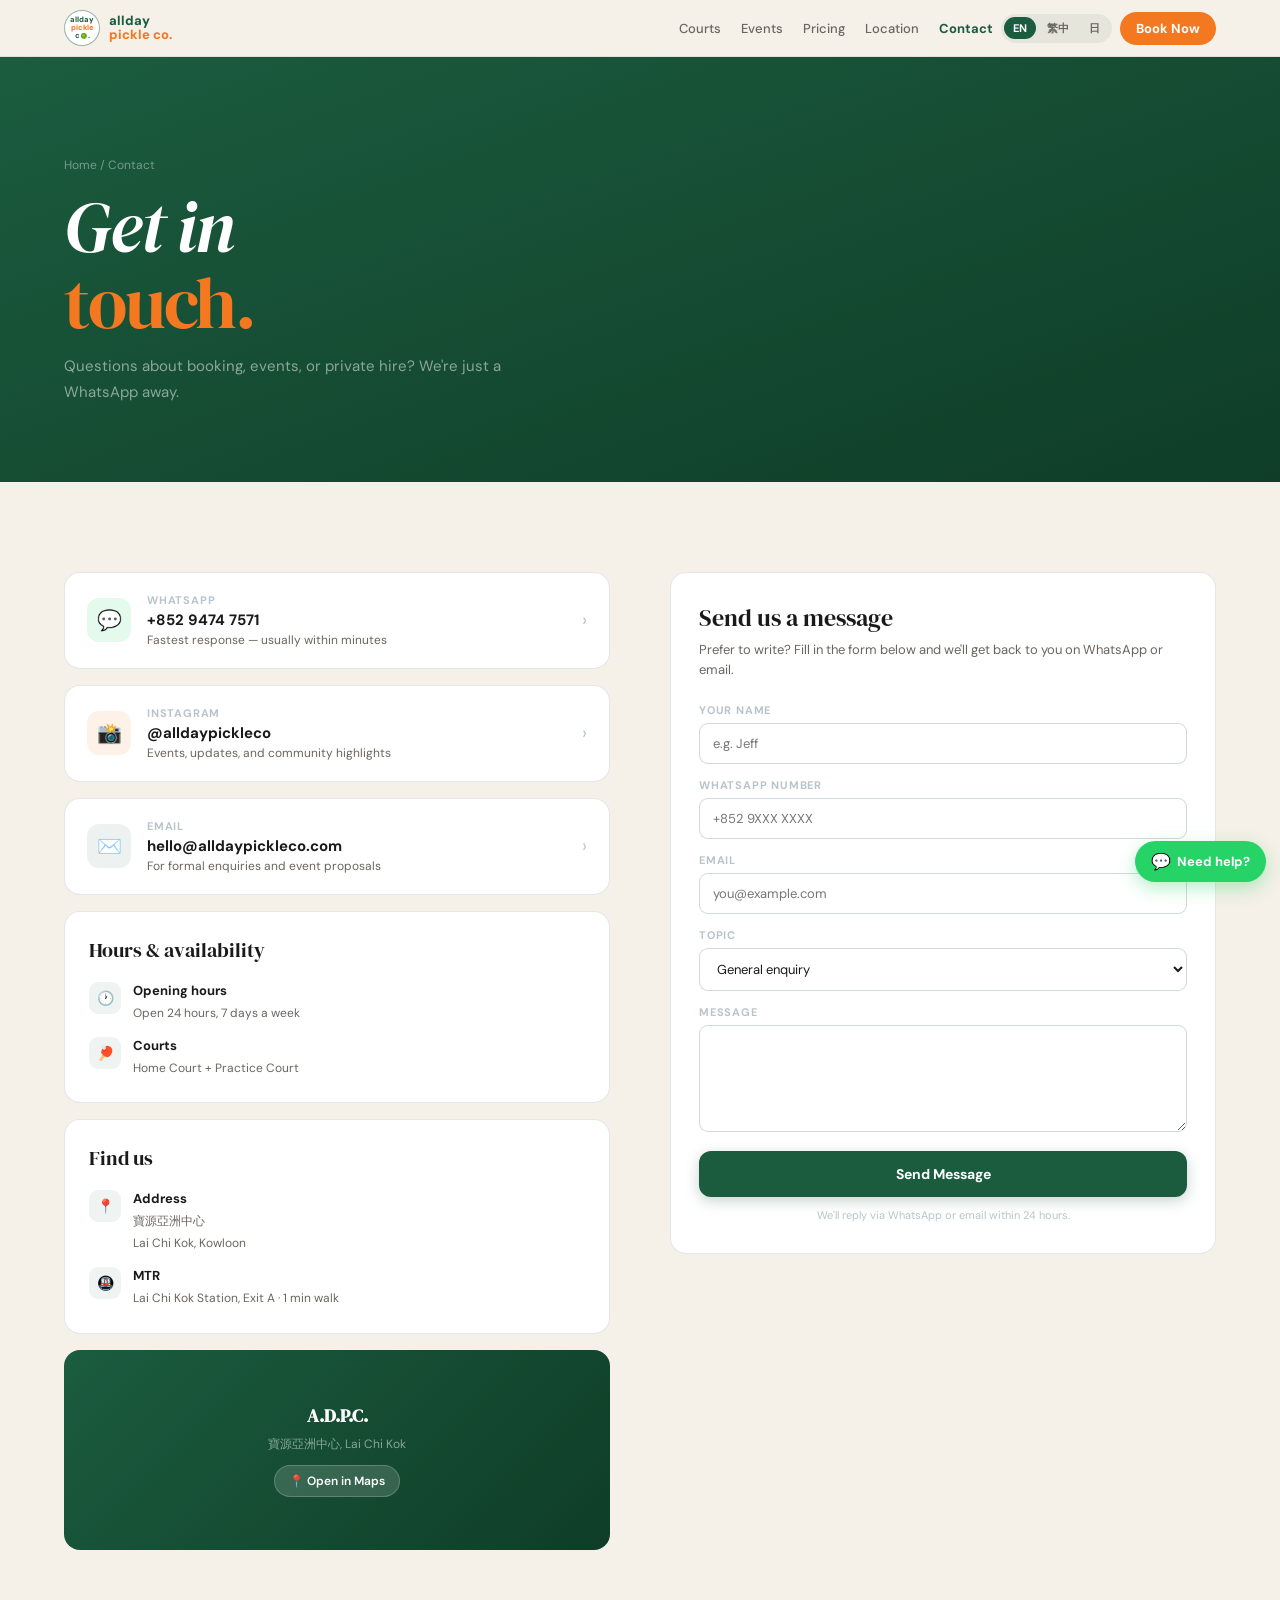
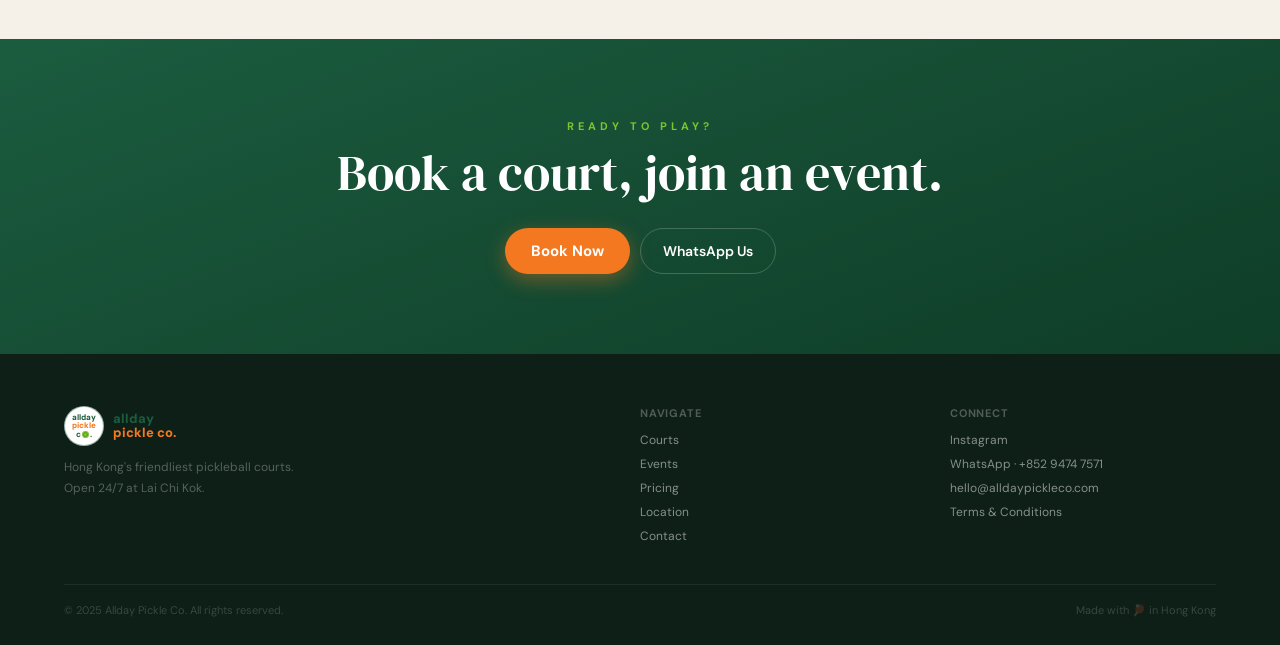
<file: contact.html>
<!DOCTYPE html>
<html lang="en">
<head>
<meta charset="UTF-8"/>
<meta name="viewport" content="width=device-width,initial-scale=1.0"/>
<meta name="description" content="Contact Allday Pickle Co. — WhatsApp, email, or find us at Lai Chi Kok, Hong Kong."/>
<title>Contact | Allday Pickle Co.</title>
<link rel="preconnect" href="https://fonts.googleapis.com"/>
<link href="https://fonts.googleapis.com/css2?family=DM+Serif+Display:ital@0;1&family=DM+Sans:wght@400;500;600;700;800&display=swap" rel="stylesheet"/>
<style>
*{margin:0;padding:0;box-sizing:border-box}
:root{--g:#1B5C3F;--g2:#0F3D27;--o:#F47820;--lime:#7DC52E;--wa:#25D366;--cream:#F5F0E8;--dark:#0D1F17;--silver:#B8C4CA;--text:#1A1A1A;--muted:#6B6560;--light:#F9F6F1}
html{scroll-behavior:smooth}
body{font-family:'DM Sans',sans-serif;background:var(--cream);color:var(--text);overflow-x:hidden}

/* LOADER */
#loader{position:fixed;inset:0;background:var(--dark);display:flex;flex-direction:column;align-items:center;justify-content:center;z-index:9999;transition:opacity .7s}
#loader.hide{opacity:0;pointer-events:none}
.ldr-wrap{display:flex;flex-direction:column;align-items:center;margin-bottom:32px;opacity:0;transform:translateY(14px);animation:fup .55s .1s forwards}
.ldr-circle{width:100px;height:100px;border-radius:50%;border:2px solid rgba(27,92,63,.55);background:white;display:flex;flex-direction:column;align-items:center;justify-content:center;margin-bottom:18px}
.ldr-bar{width:130px;height:2px;background:rgba(255,255,255,.08);border-radius:2px;overflow:hidden;margin-top:20px}
.ldr-fill{height:100%;background:linear-gradient(90deg,var(--g),var(--lime),var(--o));animation:fill 1.2s ease forwards}
@keyframes fup{to{opacity:1;transform:translateY(0)}}
@keyframes fill{0%{width:0}100%{width:100%}}

/* LOGO */
.logo-circle{border-radius:50%;border:1.5px solid rgba(27,92,63,.45);background:white;display:flex;flex-direction:column;align-items:center;justify-content:center;flex-shrink:0}
.logo-ball{background:var(--lime);border-radius:50%;position:relative;display:inline-flex}
.logo-ball::after{content:'';position:absolute;inset:15%;border-radius:50%;border:1.5px solid rgba(0,0,0,.22)}

/* NAV */
nav{position:sticky;top:0;z-index:100;background:rgba(245,240,232,.95);backdrop-filter:blur(14px);border-bottom:1px solid rgba(27,92,63,.1)}
.nav-inner{display:flex;align-items:center;justify-content:space-between;height:56px;max-width:1280px;margin:0 auto;padding:0 5vw}
.nav-logo{display:flex;align-items:center;gap:9px;text-decoration:none}
.nav-wm{display:flex;flex-direction:column;line-height:1.1}
.nav-wm span:first-child{font-size:13px;font-weight:800;color:var(--g)}
.nav-wm span:last-child{font-size:13px;font-weight:800;color:var(--o)}
.nav-right{display:flex;align-items:center;gap:8px}
.nav-links{display:flex;align-items:center;gap:20px}
.nav-links a{text-decoration:none;color:var(--muted);font-size:13px;font-weight:500;transition:.2s;white-space:nowrap}
.nav-links a:hover{color:var(--g)}
.lang-sw{display:flex;align-items:center;gap:2px;background:rgba(27,92,63,.07);border-radius:20px;padding:3px}
.lb{background:none;border:none;color:var(--muted);padding:4px 9px;border-radius:16px;font-size:11px;font-weight:700;cursor:pointer;transition:.15s;font-family:inherit}
.lb.on{background:var(--g);color:white}
.nav-cta{background:var(--o);color:white;padding:8px 16px;border-radius:22px;font-weight:700;font-size:13px;text-decoration:none;transition:.2s;white-space:nowrap}
.nav-cta:hover{background:#d96b0d}
.hbg{display:none;flex-direction:column;gap:4px;background:none;border:none;cursor:pointer;padding:4px}
.hbg span{width:20px;height:2px;background:var(--text);border-radius:2px;display:block}
.mob-menu{display:none;position:absolute;top:56px;left:0;right:0;background:rgba(245,240,232,.98);backdrop-filter:blur(16px);border-bottom:1px solid rgba(27,92,63,.1);padding:12px 5vw 18px;flex-direction:column;z-index:99}
.mob-menu.open{display:flex}
.mob-menu a{text-decoration:none;color:var(--text);font-size:15px;font-weight:500;padding:11px 0;border-bottom:1px solid rgba(184,196,202,.25)}
.mob-lang{display:flex;gap:6px;padding:14px 0 6px}
.mob-lang button{flex:1;padding:9px;border-radius:10px;border:1.5px solid rgba(184,196,202,.5);background:white;font-size:13px;font-weight:700;cursor:pointer;font-family:inherit;color:var(--muted)}
.mob-lang button.on{background:var(--g);color:white;border-color:var(--g)}
.mob-book{margin-top:10px;background:var(--o);color:white;padding:13px;border-radius:14px;text-align:center;font-weight:700;font-size:15px;font-family:inherit;cursor:pointer;text-decoration:none;display:block}

/* PAGE HERO */
.page-hero{background:linear-gradient(160deg,var(--g) 0%,var(--g2) 100%);padding:clamp(60px,8vw,100px) 5vw clamp(48px,6vw,80px);color:white}
.page-hero-inner{max-width:1280px;margin:0 auto}
.breadcrumb{font-size:12px;color:rgba(255,255,255,.4);margin-bottom:16px}
.breadcrumb a{color:rgba(255,255,255,.4);text-decoration:none;transition:.2s}
.breadcrumb a:hover{color:rgba(255,255,255,.7)}
.page-hero h1{font-family:'DM Serif Display',serif;font-size:clamp(36px,6vw,72px);font-weight:400;line-height:1.05;letter-spacing:-.03em;font-style:italic;margin-bottom:14px}
.page-hero h1 em{font-style:normal;color:var(--o)}
.page-hero p{font-size:clamp(13px,1.8vw,15px);color:rgba(255,255,255,.5);max-width:480px;line-height:1.7}

/* CONTACT GRID */
.contact-sec{padding:clamp(52px,7vw,92px) 5vw}
.contact-inner{max-width:1280px;margin:0 auto;display:grid;grid-template-columns:1fr 1fr;gap:60px;align-items:start}

/* CONTACT METHODS */
.contact-methods{display:flex;flex-direction:column;gap:16px}
.cm-card{background:white;border-radius:16px;border:1px solid rgba(184,196,202,.4);overflow:hidden;transition:.2s;text-decoration:none;display:block}
.cm-card:hover{border-color:var(--g);transform:translateY(-2px);box-shadow:0 8px 28px rgba(27,92,63,.1)}
.cm-card-inner{display:flex;align-items:center;gap:16px;padding:20px 22px}
.cm-icon{width:44px;height:44px;border-radius:12px;display:flex;align-items:center;justify-content:center;font-size:20px;flex-shrink:0}
.cm-icon.wa{background:rgba(37,211,102,.12)}
.cm-icon.ig{background:rgba(244,120,32,.1)}
.cm-icon.em{background:rgba(27,92,63,.08)}
.cm-content{flex:1;min-width:0}
.cm-label{font-size:11px;font-weight:700;text-transform:uppercase;letter-spacing:.8px;color:var(--silver);margin-bottom:3px}
.cm-value{font-size:15px;font-weight:700;color:var(--text)}
.cm-desc{font-size:12px;color:var(--muted);margin-top:2px}
.cm-arrow{font-size:18px;color:var(--silver);flex-shrink:0}

/* HOURS & LOCATION */
.info-block{background:white;border-radius:16px;border:1px solid rgba(184,196,202,.4);padding:24px}
.info-block+.info-block{margin-top:16px}
.info-title{font-family:'DM Serif Display',serif;font-size:20px;font-weight:400;margin-bottom:18px;color:var(--text)}
.info-row{display:flex;gap:12px;margin-bottom:14px;align-items:flex-start}
.info-row:last-child{margin-bottom:0}
.ir-icon{width:32px;height:32px;border-radius:9px;background:rgba(27,92,63,.07);display:flex;align-items:center;justify-content:center;flex-shrink:0;font-size:14px}
.ir-content strong{display:block;font-size:13px;font-weight:700;margin-bottom:2px}
.ir-content span{font-size:12px;color:var(--muted);line-height:1.6}
.ir-content a{color:var(--g);font-weight:600;text-decoration:none}

/* MAP PLACEHOLDER */
.map-block{background:linear-gradient(135deg,var(--g),var(--g2));border-radius:16px;height:200px;display:flex;align-items:center;justify-content:center;color:white;margin-top:16px;position:relative;overflow:hidden}
.map-block-text{text-align:center}
.map-block-text strong{display:block;font-family:'DM Serif Display',serif;font-size:18px;margin-bottom:4px}
.map-block-text span{font-size:12px;color:rgba(255,255,255,.5)}
.map-btn{display:inline-flex;align-items:center;gap:6px;margin-top:12px;background:rgba(255,255,255,.15);border:1px solid rgba(255,255,255,.2);color:white;padding:7px 14px;border-radius:20px;font-size:12px;font-weight:600;text-decoration:none;transition:.2s}
.map-btn:hover{background:rgba(255,255,255,.25)}

/* FORM */
.form-block{background:white;border-radius:16px;border:1px solid rgba(184,196,202,.4);padding:28px}
.form-title{font-family:'DM Serif Display',serif;font-size:24px;font-weight:400;margin-bottom:6px}
.form-desc{font-size:13px;color:var(--muted);margin-bottom:22px;line-height:1.6}
.form-row{margin-bottom:14px}
.form-label{display:block;font-size:11px;font-weight:700;text-transform:uppercase;letter-spacing:.8px;color:var(--silver);margin-bottom:6px}
.form-input{width:100%;padding:11px 13px;border-radius:9px;border:1.5px solid rgba(184,196,202,.65);background:white;font-size:13px;font-family:inherit;outline:none;box-sizing:border-box;transition:.2s;color:var(--text)}
.form-input:focus{border-color:var(--g);box-shadow:0 0 0 3px rgba(27,92,63,.08)}
.form-select{width:100%;padding:11px 13px;border-radius:9px;border:1.5px solid rgba(184,196,202,.65);background:white;font-size:13px;font-family:inherit;outline:none;box-sizing:border-box;color:var(--text);cursor:pointer}
.form-select:focus{border-color:var(--g)}
textarea.form-input{resize:vertical;min-height:100px;line-height:1.6}
.form-submit{width:100%;padding:14px;border-radius:12px;border:none;background:var(--g);color:white;font-size:14px;font-weight:700;cursor:pointer;font-family:inherit;transition:.2s;box-shadow:0 4px 14px rgba(27,92,63,.25)}
.form-submit:hover{background:var(--g2);transform:translateY(-1px)}
.form-note{font-size:11px;color:var(--silver);margin-top:10px;text-align:center;line-height:1.6}
.form-success{display:none;text-align:center;padding:20px 0}
.form-success .fs-icon{font-size:44px;margin-bottom:12px}
.form-success h3{font-family:'DM Serif Display',serif;font-size:22px;font-weight:400;margin-bottom:8px}
.form-success p{font-size:14px;color:var(--muted);line-height:1.7}

/* CTA */
.cta-sec{background:linear-gradient(160deg,var(--g),var(--g2));text-align:center;padding:clamp(52px,7vw,80px) 5vw}
.cta-sec .st{font-family:'DM Serif Display',serif;font-size:clamp(26px,4vw,50px);font-weight:400;line-height:1.1;color:white;margin-bottom:12px}
.btn-p{background:var(--o);color:white;padding:13px 26px;border-radius:30px;border:none;font-size:clamp(13px,1.8vw,15px);font-weight:700;cursor:pointer;text-decoration:none;transition:.2s;box-shadow:0 6px 20px rgba(244,120,32,.4);font-family:inherit;white-space:nowrap;display:inline-block}
.btn-p:hover{transform:translateY(-2px);background:#d96b0d}
.btn-o{color:white;padding:13px 22px;border-radius:30px;border:1.5px solid rgba(255,255,255,.2);font-size:clamp(13px,1.8vw,14px);font-weight:600;text-decoration:none;font-family:inherit;white-space:nowrap;background:transparent;display:inline-block}
.btn-o:hover{background:rgba(255,255,255,.08)}

/* FOOTER */
footer{background:var(--dark);color:white;padding:clamp(36px,5vw,52px) 5vw 28px}
.ft-inner{max-width:1280px;margin:0 auto}
.ft-top{display:grid;grid-template-columns:2fr 1fr 1fr;gap:44px;margin-bottom:32px}
.ft-brand p{font-size:12px;color:rgba(255,255,255,.3);line-height:1.7;max-width:240px;margin-top:11px}
.ft-col h4{font-size:11px;font-weight:700;text-transform:uppercase;letter-spacing:.8px;color:rgba(255,255,255,.28);margin-bottom:12px}
.ft-col a{display:block;color:rgba(255,255,255,.5);text-decoration:none;font-size:12px;margin-bottom:8px;transition:.2s}
.ft-col a:hover{color:white}
.ft-bot{border-top:1px solid rgba(255,255,255,.07);padding-top:18px;display:flex;justify-content:space-between;font-size:11px;color:rgba(255,255,255,.18);flex-wrap:wrap;gap:6px}

.wa-float{position:fixed;bottom:18px;right:14px;background:var(--wa);color:white;padding:10px 16px;border-radius:30px;text-decoration:none;font-weight:700;font-size:13px;box-shadow:0 6px 18px rgba(37,211,102,.35);z-index:99;transition:.2s;display:flex;align-items:center;gap:6px}
.wa-float:hover{transform:translateY(-2px)}

@media(max-width:900px){
  .contact-inner{grid-template-columns:1fr}
  .ft-top{grid-template-columns:1fr 1fr}
}
@media(max-width:640px){
  .nav-links,.lang-sw,.nav-cta{display:none}
  .hbg{display:flex}
  .ft-top{grid-template-columns:1fr}
  .wa-txt{display:none}
  .wa-float{padding:12px;border-radius:50%;width:46px;height:46px;justify-content:center}
}
</style>
</head>
<body>

<div id="loader">
  <div class="ldr-wrap">
    <div class="ldr-circle">
      <div style="font-size:16px;font-weight:800;color:var(--g);line-height:1">allday</div>
      <div style="font-size:16px;font-weight:800;color:var(--o);line-height:1">pickle</div>
      <div style="display:flex;align-items:center;gap:1px;line-height:1">
        <span style="font-size:16px;font-weight:800;color:var(--g)">c</span>
        <div style="width:13px;height:13px;background:var(--lime);border-radius:50%;position:relative"><div style="position:absolute;inset:14%;border-radius:50%;border:1.5px solid rgba(0,0,0,.22)"></div></div>
        <span style="font-size:16px;font-weight:800;color:var(--g)">.</span>
      </div>
    </div>
  </div>
  <div class="ldr-bar"><div class="ldr-fill"></div></div>
</div>

<nav>
  <div class="nav-inner">
    <a href="index.html" class="nav-logo">
      <div class="logo-circle" style="width:36px;height:36px">
        <div style="font-size:7.5px;font-weight:800;color:var(--g);line-height:1">allday</div>
        <div style="font-size:7.5px;font-weight:800;color:var(--o);line-height:1">pickle</div>
        <div style="display:flex;align-items:center;gap:1px">
          <span style="font-size:7.5px;font-weight:800;color:var(--g)">c</span>
          <div class="logo-ball" style="width:6px;height:6px"></div>
          <span style="font-size:7.5px;font-weight:800;color:var(--g)">.</span>
        </div>
      </div>
      <div class="nav-wm"><span>allday</span><span>pickle co.</span></div>
    </a>
    <div class="nav-right">
      <div class="nav-links">
        <a href="index.html#courts" id="nt-courts"></a>
        <a href="index.html#events" id="nt-events"></a>
        <a href="index.html#pricing" id="nt-pricing"></a>
        <a href="index.html#location" id="nt-location"></a>
        <a href="contact.html" style="color:var(--g)!important;font-weight:700!important" id="nt-contact"></a>
      </div>
      <div class="lang-sw">
        <button class="lb on" onclick="setLang('en')">EN</button>
        <button class="lb" onclick="setLang('zh')">繁中</button>
        <button class="lb" onclick="setLang('ja')">日</button>
      </div>
      <a href="index.html#booking" class="nav-cta" id="nt-book"></a>
    </div>
    <button class="hbg" onclick="toggleMenu()"><span></span><span></span><span></span></button>
  </div>
  <div class="mob-menu" id="mobMenu">
    <a href="index.html#courts" id="nm-courts"></a>
    <a href="index.html#events" id="nm-events"></a>
    <a href="index.html#pricing" id="nm-pricing"></a>
    <a href="index.html#location" id="nm-location"></a>
    <a href="contact.html" id="nm-contact"></a>
    <div class="mob-lang">
      <button class="on" onclick="setLang('en');toggleMenu()">English</button>
      <button onclick="setLang('zh');toggleMenu()">繁體中文</button>
      <button onclick="setLang('ja');toggleMenu()">日本語</button>
    </div>
    <a href="index.html#booking" class="mob-book" id="nm-book"></a>
  </div>
</nav>

<div class="page-hero">
  <div class="page-hero-inner">
    <div class="breadcrumb"><a href="index.html">Home</a> / <span id="bc-contact"></span></div>
    <h1 id="page-h1"></h1>
    <p id="page-sub"></p>
  </div>
</div>

<section class="contact-sec">
  <div class="contact-inner">
    <!-- LEFT: contact methods + info -->
    <div>
      <div class="contact-methods" id="contact-methods"></div>

      <div class="info-block" style="margin-top:16px">
        <div class="info-title" id="info-title-hours"></div>
        <div class="info-row">
          <div class="ir-icon">🕐</div>
          <div class="ir-content"><strong id="hours-label"></strong><span id="hours-value"></span></div>
        </div>
        <div class="info-row">
          <div class="ir-icon">🏓</div>
          <div class="ir-content"><strong id="courts-label"></strong><span id="courts-value"></span></div>
        </div>
      </div>

      <div class="info-block">
        <div class="info-title" id="info-title-loc"></div>
        <div class="info-row">
          <div class="ir-icon">📍</div>
          <div class="ir-content"><strong id="addr-label"></strong><span>寶源亞洲中心<br/>Lai Chi Kok, Kowloon</span></div>
        </div>
        <div class="info-row">
          <div class="ir-icon">🚇</div>
          <div class="ir-content"><strong id="mtr-label"></strong><span id="mtr-value"></span></div>
        </div>
      </div>

      <div class="map-block">
        <div class="map-block-text">
          <strong>A.D.P.C.</strong>
          <span>寶源亞洲中心, Lai Chi Kok</span>
          <div>
            <a href="https://maps.google.com/?q=寶源亞洲中心+Lai+Chi+Kok" target="_blank" rel="noreferrer" class="map-btn">📍 Open in Maps</a>
          </div>
        </div>
      </div>
    </div>

    <!-- RIGHT: enquiry form -->
    <div>
      <div class="form-block">
        <div class="form-title" id="form-title"></div>
        <div class="form-desc" id="form-desc"></div>
        <div id="form-body">
          <div class="form-row">
            <label class="form-label" id="fl-name"></label>
            <input class="form-input" type="text" id="f-name" />
          </div>
          <div class="form-row">
            <label class="form-label" id="fl-phone"></label>
            <input class="form-input" type="tel" id="f-phone" />
          </div>
          <div class="form-row">
            <label class="form-label" id="fl-email"></label>
            <input class="form-input" type="email" id="f-email" />
          </div>
          <div class="form-row">
            <label class="form-label" id="fl-topic"></label>
            <select class="form-select" id="f-topic"></select>
          </div>
          <div class="form-row">
            <label class="form-label" id="fl-msg"></label>
            <textarea class="form-input" id="f-msg" rows="4"></textarea>
          </div>
          <button class="form-submit" onclick="submitForm()" id="f-submit"></button>
          <div class="form-note" id="f-note"></div>
        </div>
        <div class="form-success" id="form-success">
          <div class="fs-icon">🏓</div>
          <h3 id="fs-title"></h3>
          <p id="fs-desc"></p>
        </div>
      </div>
    </div>
  </div>
</section>

<section class="cta-sec">
  <div style="max-width:1280px;margin:0 auto;text-align:center">
    <div style="font-size:11px;letter-spacing:4px;text-transform:uppercase;font-weight:700;color:var(--lime);margin-bottom:12px" id="sl-cta"></div>
    <div class="st" id="st-cta"></div>
    <div style="display:flex;gap:10px;justify-content:center;flex-wrap:wrap;margin-top:28px">
      <a href="index.html#booking" class="btn-p" id="cta-b1"></a>
      <a href="https://wa.me/85294747571" target="_blank" rel="noreferrer" class="btn-o" id="cta-b2"></a>
    </div>
  </div>
</section>

<footer>
  <div class="ft-inner">
    <div class="ft-top">
      <div class="ft-brand">
        <a href="index.html" style="display:flex;align-items:center;gap:9px;text-decoration:none">
          <div class="logo-circle" style="width:40px;height:40px">
            <div style="font-size:8px;font-weight:800;color:var(--g);line-height:1">allday</div>
            <div style="font-size:8px;font-weight:800;color:var(--o);line-height:1">pickle</div>
            <div style="display:flex;align-items:center;gap:1px">
              <span style="font-size:8px;font-weight:800;color:var(--g)">c</span>
              <div class="logo-ball" style="width:7px;height:7px"></div>
              <span style="font-size:8px;font-weight:800;color:var(--g)">.</span>
            </div>
          </div>
          <div style="display:flex;flex-direction:column;line-height:1.1">
            <span style="font-size:13px;font-weight:800;color:var(--g)">allday</span>
            <span style="font-size:13px;font-weight:800;color:var(--o)">pickle co.</span>
          </div>
        </a>
        <p id="ft-desc"></p>
      </div>
      <div class="ft-col">
        <h4 id="fc-nav"></h4>
        <a href="index.html#courts" id="fn-courts"></a>
        <a href="index.html#events" id="fn-events"></a>
        <a href="index.html#pricing" id="fn-pricing"></a>
        <a href="index.html#location" id="fn-location"></a>
        <a href="contact.html" id="fn-contact"></a>
      </div>
      <div class="ft-col">
        <h4 id="fc-con"></h4>
        <a href="https://www.instagram.com/alldaypickleco" target="_blank" rel="noreferrer">Instagram</a>
        <a href="https://wa.me/85294747571">WhatsApp · +852 9474 7571</a>
        <a href="mailto:hello@alldaypickleco.com">hello@alldaypickleco.com</a>
        <a href="https://docs.google.com/document/d/13PHGP1e8kh7lA4UMzfulVtY6JuU3tmnHeHdYPEE1Was" target="_blank" rel="noreferrer" id="fn-terms"></a>
      </div>
    </div>
    <div class="ft-bot">
      <span>© 2025 Allday Pickle Co. All rights reserved.</span>
      <span id="ft-made"></span>
    </div>
  </div>
</footer>

<a href="https://wa.me/85294747571" class="wa-float" target="_blank" rel="noreferrer">
  <span style="font-size:16px">💬</span><span class="wa-txt" id="wa-lbl"></span>
</a>

<script>
const WA='85294747571';
const T={
en:{
  nav:['Courts','Events','Pricing','Location','Contact','Book Now'],
  'bc-contact':'Contact',
  'page-h1':'Get in<br/><em>touch.</em>',
  'page-sub':'Questions about booking, events, or private hire? We\'re just a WhatsApp away.',
  contacts:[
    {href:'https://wa.me/'+WA,iconCls:'wa',icon:'💬',label:'WhatsApp',value:'+852 9474 7571',desc:'Fastest response — usually within minutes'},
    {href:'https://www.instagram.com/alldaypickleco',iconCls:'ig',icon:'📸',label:'Instagram',value:'@alldaypickleco',desc:'Events, updates, and community highlights'},
    {href:'mailto:hello@alldaypickleco.com',iconCls:'em',icon:'✉️',label:'Email',value:'hello@alldaypickleco.com',desc:'For formal enquiries and event proposals'}
  ],
  'info-title-hours':'Hours & availability',
  'hours-label':'Opening hours','hours-value':'Open 24 hours, 7 days a week',
  'courts-label':'Courts','courts-value':'Home Court + Practice Court',
  'info-title-loc':'Find us',
  'addr-label':'Address',
  'mtr-label':'MTR','mtr-value':'Lai Chi Kok Station, Exit A · 1 min walk',
  'form-title':'Send us a message',
  'form-desc':'Prefer to write? Fill in the form below and we\'ll get back to you on WhatsApp or email.',
  'fl-name':'Your Name','fl-phone':'WhatsApp Number','fl-email':'Email','fl-topic':'Topic','fl-msg':'Message',
  topics:['General enquiry','Court booking help','Private event / corporate','Open play & events','Feedback / other'],
  'f-submit':'Send Message',
  'f-note':'We\'ll reply via WhatsApp or email within 24 hours.',
  'fs-title':'Message sent!',
  'fs-desc':'Thanks for reaching out. We\'ll get back to you on WhatsApp or email shortly. In the meantime, you can also book a court instantly above.',
  fnav:['Courts','Events','Pricing','Location','Contact'],
  'sl-cta':'Ready to play?','st-cta':'Book a court, join an event.',
  'cta-b1':'Book Now','cta-b2':'WhatsApp Us',
  'ft-desc':'Hong Kong\'s friendliest pickleball courts. Open 24/7 at Lai Chi Kok.',
  'fc-nav':'Navigate','fc-con':'Connect','fn-terms':'Terms & Conditions',
  'ft-made':'Made with 🏓 in Hong Kong','wa-lbl':'Need help?'
},
zh:{
  nav:['球場','活動','收費','位置','聯絡我們','立即預約'],
  'bc-contact':'聯絡我們',
  'page-h1':'聯絡<br/><em>我們。</em>',
  'page-sub':'對預約、活動或場地租用有任何疑問？WhatsApp 我們即可。',
  contacts:[
    {href:'https://wa.me/'+WA,iconCls:'wa',icon:'💬',label:'WhatsApp',value:'+852 9474 7571',desc:'最快回覆 — 通常於數分鐘內回覆'},
    {href:'https://www.instagram.com/alldaypickleco',iconCls:'ig',icon:'📸',label:'Instagram',value:'@alldaypickleco',desc:'活動資訊、最新消息及社群動態'},
    {href:'mailto:hello@alldaypickleco.com',iconCls:'em',icon:'✉️',label:'電郵',value:'hello@alldaypickleco.com',desc:'正式查詢及活動合作提案'}
  ],
  'info-title-hours':'開放時間',
  'hours-label':'營業時間','hours-value':'24小時全年無休',
  'courts-label':'球場','courts-value':'主場 + 練習場',
  'info-title-loc':'找到我們',
  'addr-label':'地址',
  'mtr-label':'港鐵','mtr-value':'荔枝角站 A 出口，步行約1分鐘',
  'form-title':'發送訊息',
  'form-desc':'偏好文字溝通？填寫以下表格，我們將盡快透過WhatsApp或電郵回覆。',
  'fl-name':'您的姓名','fl-phone':'WhatsApp 號碼','fl-email':'電郵地址','fl-topic':'查詢類別','fl-msg':'訊息內容',
  topics:['一般查詢','球場預約協助','私人活動/企業團隊','開放練習及活動','意見反饋/其他'],
  'f-submit':'發送訊息',
  'f-note':'我們將於24小時內透過WhatsApp或電郵回覆。',
  'fs-title':'訊息已發送！',
  'fs-desc':'感謝您聯絡我們。我們將盡快透過WhatsApp或電郵回覆。您也可以立即於上方預約球場。',
  fnav:['球場','活動','收費','位置','聯絡我們'],
  'sl-cta':'準備好了嗎？','st-cta':'預約球場，參加活動。',
  'cta-b1':'立即預約','cta-b2':'WhatsApp 我們',
  'ft-desc':'香港最友善的匹克球場地，位於荔枝角，24小時全年無休。',
  'fc-nav':'導覽','fc-con':'聯絡','fn-terms':'條款及細則',
  'ft-made':'在香港以 🏓 製作','wa-lbl':'需要幫助？'
},
ja:{
  nav:['コート','イベント','料金','アクセス','お問い合わせ','今すぐ予約'],
  'bc-contact':'お問い合わせ',
  'page-h1':'お気軽に<br/><em>ご連絡ください。</em>',
  'page-sub':'予約・イベント・施設貸切についてのご質問はWhatsAppでどうぞ。',
  contacts:[
    {href:'https://wa.me/'+WA,iconCls:'wa',icon:'💬',label:'WhatsApp',value:'+852 9474 7571',desc:'最速対応 — 通常数分以内にご返信'},
    {href:'https://www.instagram.com/alldaypickleco',iconCls:'ig',icon:'📸',label:'Instagram',value:'@alldaypickleco',desc:'イベント情報・最新ニュース・コミュニティ'},
    {href:'mailto:hello@alldaypickleco.com',iconCls:'em',icon:'✉️',label:'メール',value:'hello@alldaypickleco.com',desc:'正式なお問い合わせ・イベント提案'}
  ],
  'info-title-hours':'営業時間',
  'hours-label':'営業時間','hours-value':'24時間年中無休',
  'courts-label':'コート','courts-value':'ホームコート + 練習コート',
  'info-title-loc':'アクセス',
  'addr-label':'住所',
  'mtr-label':'MTR','mtr-value':'荔枝角駅 出口A · 徒歩約1分',
  'form-title':'メッセージを送る',
  'form-desc':'テキストでのお問い合わせはこちら。WhatsAppまたはメールにて24時間以内にご返信いたします。',
  'fl-name':'お名前','fl-phone':'WhatsApp番号','fl-email':'メールアドレス','fl-topic':'お問い合わせ内容','fl-msg':'メッセージ',
  topics:['一般的なお問い合わせ','コート予約サポート','プライベートイベント/法人','オープンプレイ＆イベント','フィードバック/その他'],
  'f-submit':'メッセージを送る',
  'f-note':'WhatsAppまたはメールにて24時間以内にご返信いたします。',
  'fs-title':'送信完了！',
  'fs-desc':'お問い合わせありがとうございます。WhatsAppまたはメールにてご連絡いたします。コートのご予約は上記からすぐにお申し込みいただけます。',
  fnav:['コート','イベント','料金','アクセス','お問い合わせ'],
  'sl-cta':'プレイの準備はできましたか？','st-cta':'コートを予約して、イベントに参加しよう。',
  'cta-b1':'今すぐ予約','cta-b2':'WhatsAppで問い合わせ',
  'ft-desc':'香港で最もフレンドリーなピックルボールコート。荔枝角にて24時間年中無休営業。',
  'fc-nav':'ナビゲーション','fc-con':'お問い合わせ','fn-terms':'利用規約',
  'ft-made':'香港で 🏓 と共に制作','wa-lbl':'お手伝いが必要ですか？'
}
};

let lang='en';
function L(){return T[lang]}

function setLang(l){
  lang=l;
  document.querySelectorAll('.lb').forEach(b=>b.classList.toggle('on',
    (b.textContent==='EN'&&l==='en')||(b.textContent==='繁中'&&l==='zh')||(b.textContent==='日'&&l==='ja')));
  document.querySelectorAll('.mob-lang button').forEach(b=>b.classList.toggle('on',
    (b.textContent==='English'&&l==='en')||(b.textContent==='繁體中文'&&l==='zh')||(b.textContent==='日本語'&&l==='ja')));
  renderAll();
}

function set(id,val,inner=false){const e=document.getElementById(id);if(e){inner?e.innerHTML=val:e.textContent=val}}

function renderAll(){
  const l=L();
  const navIds=['nt-courts','nt-events','nt-pricing','nt-location','nt-contact','nt-book'];
  const mobIds=['nm-courts','nm-events','nm-pricing','nm-location','nm-contact','nm-book'];
  l.nav.forEach((v,i)=>{set(navIds[i],v);set(mobIds[i],v)});
  set('bc-contact',l['bc-contact']);
  set('page-h1',l['page-h1'],true);set('page-sub',l['page-sub']);
  document.getElementById('contact-methods').innerHTML=l.contacts.map(c=>`
    <a href="${c.href}" target="_blank" rel="noreferrer" class="cm-card">
      <div class="cm-card-inner">
        <div class="cm-icon ${c.iconCls}">${c.icon}</div>
        <div class="cm-content">
          <div class="cm-label">${c.label}</div>
          <div class="cm-value">${c.value}</div>
          <div class="cm-desc">${c.desc}</div>
        </div>
        <div class="cm-arrow">›</div>
      </div>
    </a>`).join('');
  set('info-title-hours',l['info-title-hours']);
  set('hours-label',l['hours-label']);set('hours-value',l['hours-value']);
  set('courts-label',l['courts-label']);set('courts-value',l['courts-value']);
  set('info-title-loc',l['info-title-loc']);
  set('addr-label',l['addr-label']);set('mtr-label',l['mtr-label']);set('mtr-value',l['mtr-value']);
  set('form-title',l['form-title']);set('form-desc',l['form-desc']);
  set('fl-name',l['fl-name']);set('fl-phone',l['fl-phone']);set('fl-email',l['fl-email']);
  set('fl-topic',l['fl-topic']);set('fl-msg',l['fl-msg']);
  document.getElementById('f-topic').innerHTML=l.topics.map(t=>`<option>${t}</option>`).join('');
  document.getElementById('f-name').placeholder=lang==='zh'?'例如：陳大文':lang==='ja'?'例：田中':'e.g. Jeff';
  document.getElementById('f-phone').placeholder='+852 9XXX XXXX';
  document.getElementById('f-email').placeholder='you@example.com';
  set('f-submit',l['f-submit']);set('f-note',l['f-note']);
  set('fs-title',l['fs-title']);set('fs-desc',l['fs-desc']);
  set('sl-cta',l['sl-cta']);set('st-cta',l['st-cta']);
  set('cta-b1',l['cta-b1']);set('cta-b2',l['cta-b2']);
  set('ft-desc',l['ft-desc']);set('fc-nav',l['fc-nav']);set('fc-con',l['fc-con']);
  const fids=['fn-courts','fn-events','fn-pricing','fn-location','fn-contact'];
  l.fnav.forEach((v,i)=>set(fids[i],v));
  set('fn-terms',l['fn-terms']);set('ft-made',l['ft-made']);set('wa-lbl',l['wa-lbl']);
}

function submitForm(){
  const name=document.getElementById('f-name').value.trim();
  const phone=document.getElementById('f-phone').value.trim();
  const email=document.getElementById('f-email').value.trim();
  const topic=document.getElementById('f-topic').value;
  const msg=document.getElementById('f-msg').value.trim();
  if(!name||!msg){alert(lang==='ja'?'お名前とメッセージを入力してください。':lang==='zh'?'請輸入姓名及訊息。':'Please enter your name and message.');return;}
  // Send via WhatsApp
  const waMsg=encodeURIComponent(`Hi Allday Pickle Co. 👋\n\nName: ${name}\nPhone: ${phone||'—'}\nEmail: ${email||'—'}\nTopic: ${topic}\n\n${msg}`);
  window.open(`https://wa.me/${WA}?text=${waMsg}`,'_blank');
  document.getElementById('form-body').style.display='none';
  document.getElementById('form-success').style.display='block';
}

function toggleMenu(){document.getElementById('mobMenu').classList.toggle('open')}

window.addEventListener('load',()=>{
  setTimeout(()=>{
    const el=document.getElementById('loader');
    el.classList.add('hide');
    setTimeout(()=>el.remove(),800);
  },1200);
  renderAll();
});
</script>
</body>
</html>
</file>
<file: css/main.css>
/* ── ALLDAY PICKLE CO. — main.css ── */
/* To change colors: edit the :root variables below */
/* To change button shape: edit border-radius values */

*{margin:0;padding:0;box-sizing:border-box}
:root{
  --g:#1B5C3F;      /* primary green — change this for main brand color */
  --g2:#0F3D27;     /* dark green */
  --o:#F47820;      /* orange accent */
  --lime:#7DC52E;   /* lime accent */
  --wa:#25D366;     /* whatsapp green — don't change */
  --cream:#F5F0E8;  /* page background */
  --dark:#0D1F17;   /* dark background */
  --silver:#B8C4CA; /* muted borders */
  --text:#1A1A1A;   /* body text */
  --muted:#6B6560;  /* secondary text */
  --light:#F9F6F1;  /* light background */
}
html{scroll-behavior:smooth}
body{font-family:'DM Sans',sans-serif;background:var(--cream);color:var(--text);overflow-x:hidden}

/* ── LOADER ── */
#loader{position:fixed;inset:0;background:var(--dark);display:flex;flex-direction:column;align-items:center;justify-content:center;z-index:9999;transition:opacity .7s}
#loader.hide{opacity:0;pointer-events:none}
.ldr-wrap{display:flex;flex-direction:column;align-items:center;margin-bottom:32px;opacity:0;transform:translateY(14px);animation:fup .55s .1s forwards}
.ldr-circle{width:100px;height:100px;border-radius:50%;border:2px solid rgba(27,92,63,.55);background:white;display:flex;flex-direction:column;align-items:center;justify-content:center;margin-bottom:18px}
.ldr-tag{font-size:11px;letter-spacing:3px;text-transform:uppercase;color:rgba(255,255,255,.28);font-weight:600}
.ldr-bar{width:130px;height:2px;background:rgba(255,255,255,.08);border-radius:2px;overflow:hidden;margin-top:20px}
.ldr-fill{height:100%;background:linear-gradient(90deg,var(--g),var(--lime),var(--o));animation:fill 1.5s ease forwards}
@keyframes fup{to{opacity:1;transform:translateY(0)}}
@keyframes fill{0%{width:0}100%{width:100%}}

/* ── LOGO ── */
.logo-circle{border-radius:50%;border:1.5px solid rgba(27,92,63,.45);background:white;display:flex;flex-direction:column;align-items:center;justify-content:center;flex-shrink:0}
.logo-ball{background:var(--lime);border-radius:50%;position:relative;display:inline-flex}
.logo-ball::after{content:'';position:absolute;inset:15%;border-radius:50%;border:1.5px solid rgba(0,0,0,.22)}

/* ── NAV ── */
nav{position:sticky;top:0;z-index:100;background:rgba(245,240,232,.95);backdrop-filter:blur(14px);border-bottom:1px solid rgba(27,92,63,.1)}
.nav-inner{display:flex;align-items:center;justify-content:space-between;height:56px;max-width:1280px;margin:0 auto;padding:0 5vw}
.nav-logo{display:flex;align-items:center;gap:9px;text-decoration:none}
.nav-wm{display:flex;flex-direction:column;line-height:1.1}
.nav-wm span:first-child{font-size:13px;font-weight:800;color:var(--g)}
.nav-wm span:last-child{font-size:13px;font-weight:800;color:var(--o)}
.nav-right{display:flex;align-items:center;gap:8px}
.nav-links{display:flex;align-items:center;gap:20px}
.nav-links a{text-decoration:none;color:var(--muted);font-size:13px;font-weight:500;transition:.2s;white-space:nowrap}
.nav-links a:hover{color:var(--g)}
.lang-sw{display:flex;align-items:center;gap:2px;background:rgba(27,92,63,.07);border-radius:20px;padding:3px}
.lb{background:none;border:none;color:var(--muted);padding:4px 9px;border-radius:16px;font-size:11px;font-weight:700;cursor:pointer;transition:.15s;font-family:inherit}
.lb.on{background:var(--g);color:white}
.nav-cta{background:var(--o);color:white;padding:8px 16px;border-radius:22px;font-weight:700;font-size:13px;text-decoration:none;transition:.2s;white-space:nowrap}
.nav-cta:hover{background:#d96b0d}
.hbg{display:none;flex-direction:column;gap:4px;background:none;border:none;cursor:pointer;padding:4px}
.hbg span{width:20px;height:2px;background:var(--text);border-radius:2px;display:block}
.mob-menu{display:none;position:absolute;top:56px;left:0;right:0;background:rgba(245,240,232,.98);backdrop-filter:blur(16px);border-bottom:1px solid rgba(27,92,63,.1);padding:12px 5vw 18px;flex-direction:column;z-index:99}
.mob-menu.open{display:flex}
.mob-menu a{text-decoration:none;color:var(--text);font-size:15px;font-weight:500;padding:11px 0;border-bottom:1px solid rgba(184,196,202,.25)}
.mob-lang{display:flex;gap:6px;padding:14px 0 6px}
.mob-lang button{flex:1;padding:9px;border-radius:10px;border:1.5px solid rgba(184,196,202,.5);background:white;font-size:13px;font-weight:700;cursor:pointer;font-family:inherit;color:var(--muted)}
.mob-lang button.on{background:var(--g);color:white;border-color:var(--g)}
.mob-book{margin-top:10px;background:var(--o);color:white;padding:13px;border-radius:14px;text-align:center;font-weight:700;font-size:15px;font-family:inherit;cursor:pointer;text-decoration:none;display:block}

/* ── BANNER ── */
.banner{background:var(--g);color:white;text-align:center;padding:9px 16px;font-size:clamp(11px,2vw,13px);font-weight:500}
.banner a{color:#8CC63F;font-weight:700;text-decoration:none}

/* ── HERO ── */
.hero{min-height:100svh;background:linear-gradient(160deg,var(--g) 0%,var(--g2) 58%,#060f0a 100%);display:flex;flex-direction:column;justify-content:center;align-items:center;text-align:center;padding:80px 24px 60px;position:relative;overflow:hidden}
.hero-bg{position:absolute;font-family:'DM Serif Display',serif;font-size:clamp(90px,26vw,400px);font-weight:400;color:rgba(255,255,255,.03);top:50%;left:50%;transform:translate(-50%,-50%);white-space:nowrap;pointer-events:none}
.hero-eye{font-size:11px;letter-spacing:4px;color:rgba(255,255,255,.3);text-transform:uppercase;font-weight:600;margin-bottom:14px}
.hero h1{font-family:'DM Serif Display',serif;font-size:clamp(34px,7vw,84px);font-weight:400;color:white;line-height:1.05;letter-spacing:-.03em;margin-bottom:18px;font-style:italic}
.hero h1 em{font-style:normal;color:var(--o)}
.hero-sub{font-size:clamp(13px,1.8vw,15px);color:rgba(255,255,255,.45);margin-bottom:6px}
.hero-det{font-size:clamp(11px,1.4vw,13px);color:rgba(255,255,255,.25);margin-bottom:36px}
.hero-btns{display:flex;gap:10px;flex-wrap:wrap;justify-content:center}
.btn-p{background:var(--o);color:white;padding:13px 26px;border-radius:30px;border:none;font-size:clamp(13px,1.8vw,15px);font-weight:700;cursor:pointer;text-decoration:none;transition:.2s;box-shadow:0 6px 20px rgba(244,120,32,.4);font-family:inherit;white-space:nowrap;display:inline-block}
.btn-p:hover{transform:translateY(-2px);background:#d96b0d}
.btn-o{color:white;padding:13px 22px;border-radius:30px;border:1.5px solid rgba(255,255,255,.2);font-size:clamp(13px,1.8vw,14px);font-weight:600;text-decoration:none;font-family:inherit;white-space:nowrap;background:transparent;cursor:pointer;display:inline-block}
.btn-o:hover{background:rgba(255,255,255,.08)}
.hero-scroll{position:absolute;bottom:24px;left:50%;transform:translateX(-50%);color:rgba(255,255,255,.2);font-size:10px;display:flex;flex-direction:column;align-items:center;gap:6px;letter-spacing:1px}
.scroll-line{width:1px;height:32px;background:linear-gradient(to bottom,rgba(255,255,255,.3),transparent);animation:scrollAnim 2s ease-in-out infinite}
@keyframes scrollAnim{0%,100%{opacity:.3}50%{opacity:1}}

/* ── SECTION BASE ── */
section{padding:clamp(52px,7vw,92px) 5vw}
.si{max-width:1280px;margin:0 auto}
.sl{font-size:11px;letter-spacing:4px;text-transform:uppercase;font-weight:700;color:var(--o);margin-bottom:12px}
.st{font-family:'DM Serif Display',serif;font-size:clamp(26px,4vw,50px);font-weight:400;line-height:1.1;letter-spacing:-.02em;color:var(--text);margin-bottom:12px}
.st em{font-style:italic;color:var(--g)}
.sd{font-size:clamp(13px,1.6vw,15px);color:var(--muted);line-height:1.7;max-width:520px}

/* ── BOOKING SECTION ── */
.bk-top{background:white;padding:clamp(44px,6vw,76px) 5vw}
.bk-inner{max-width:1280px;margin:0 auto;display:grid;grid-template-columns:1fr 1fr;gap:56px;align-items:start}
.bk-left h2{font-family:'DM Serif Display',serif;font-size:clamp(26px,3.5vw,46px);font-weight:400;line-height:1.1;letter-spacing:-.02em;margin-bottom:12px}
.bk-left h2 em{font-style:italic;color:var(--g)}
.bk-left p{font-size:clamp(13px,1.5vw,15px);color:var(--muted);line-height:1.7;margin-bottom:18px}
.trust-pills{display:flex;flex-wrap:wrap;gap:7px}
.tp{display:flex;align-items:center;gap:5px;background:rgba(27,92,63,.07);border-radius:20px;padding:6px 12px;font-size:12px;font-weight:600;color:var(--g)}
.bk-widget{background:white;border-radius:18px;border:1px solid rgba(184,196,202,.35);padding:clamp(20px,4vw,30px);box-shadow:0 4px 28px rgba(0,0,0,.07)}

/* ── COURTS ── */
.courts-sec{background:var(--cream)}
.courts-grid{display:grid;grid-template-columns:repeat(auto-fit,minmax(min(100%,260px),1fr));gap:14px;margin-top:38px}
.cc{border-radius:18px;overflow:hidden;border:1px solid rgba(184,196,202,.4);transition:.25s;background:white}
.cc:hover{transform:translateY(-3px);box-shadow:0 12px 36px rgba(27,92,63,.1);border-color:var(--g)}
.cc-hd{padding:22px;color:white}
.cc-badge{display:inline-block;background:rgba(244,120,32,.25);color:#FBBF6A;border:1px solid rgba(244,120,32,.3);border-radius:20px;font-size:10px;font-weight:700;padding:3px 9px;letter-spacing:.5px;margin-bottom:8px;text-transform:uppercase}
.cc-name{font-family:'DM Serif Display',serif;font-size:clamp(18px,2.5vw,22px);font-weight:400;margin-bottom:2px}
.cc-sub{font-size:11px;color:rgba(255,255,255,.45)}
.cc-bd{padding:18px}
.cc-desc{font-size:13px;color:var(--muted);margin-bottom:12px;line-height:1.6}
.cc-pr{display:flex;justify-content:space-between;align-items:center;flex-wrap:wrap;gap:8px}
.cc-price{font-size:19px;font-weight:800}
.cc-plab{font-size:11px;color:var(--silver)}
.cc-tags{display:flex;flex-wrap:wrap;gap:5px;margin-top:12px}
.tag{font-size:11px;background:rgba(27,92,63,.07);color:var(--g);border-radius:20px;padding:4px 9px;font-weight:600}

/* ── PRICING ── */
.pr-sec{background:white}
.pg{display:grid;grid-template-columns:repeat(auto-fit,minmax(min(100%,240px),1fr));gap:12px;margin-top:32px;max-width:620px}
.pc{background:var(--light);border-radius:14px;border:1px solid rgba(184,196,202,.4);padding:18px}
.pc.peak{border-color:var(--o);background:rgba(244,120,32,.02)}
.pt-label{font-size:11px;font-weight:700;text-transform:uppercase;letter-spacing:.8px;color:var(--muted);margin-bottom:12px}
.pc.peak .pt-label{color:var(--o)}
.pr-row{display:flex;justify-content:space-between;padding:8px 0;border-bottom:1px solid rgba(184,196,202,.3);font-size:13px}
.pr-row:last-child{border-bottom:none;font-weight:700}
.dg{display:flex;gap:10px;margin-top:16px;flex-wrap:wrap}
.dc{background:var(--light);border-radius:10px;border:1px solid rgba(184,196,202,.4);padding:12px 16px;flex:1;min-width:110px}
.dp{font-size:24px;font-weight:800;color:var(--g)}
.dl{font-size:12px;color:var(--muted);margin-top:3px}
.pnote{margin-top:18px;background:rgba(27,92,63,.06);border-radius:10px;padding:12px 16px;font-size:13px;color:var(--g);border-left:3px solid var(--g);max-width:620px}

/* ── EVENTS ── */
.events-sec{background:var(--dark);color:white}
.events-sec .st{color:white}
.events-sec .sd{color:rgba(255,255,255,.4)}
.events-grid{display:grid;grid-template-columns:repeat(auto-fit,minmax(min(100%,280px),1fr));gap:16px;margin-top:40px}
.ev-card{border-radius:16px;overflow:hidden;border:1px solid rgba(255,255,255,.08);transition:.25s;cursor:default}
.ev-card:hover{border-color:rgba(255,255,255,.18);transform:translateY(-2px)}
.ev-stripe{height:4px}
.ev-body{padding:20px;background:rgba(255,255,255,.04)}
.ev-type{display:inline-flex;align-items:center;gap:5px;font-size:10px;font-weight:700;letter-spacing:.8px;text-transform:uppercase;padding:4px 9px;border-radius:20px;margin-bottom:12px}
.ev-type.open{background:rgba(125,197,46,.15);color:var(--lime)}
.ev-type.clinic{background:rgba(244,120,32,.15);color:#F47820}
.ev-type.product{background:rgba(27,92,63,.4);color:#8CC63F}
.ev-date{font-size:13px;color:rgba(255,255,255,.4);margin-bottom:6px;font-weight:500}
.ev-title{font-family:'DM Serif Display',serif;font-size:20px;font-weight:400;color:white;margin-bottom:6px;line-height:1.2}
.ev-desc{font-size:13px;color:rgba(255,255,255,.38);line-height:1.6;margin-bottom:14px}
.ev-meta{display:flex;gap:12px;flex-wrap:wrap}
.ev-pill{font-size:11px;color:rgba(255,255,255,.4);display:flex;align-items:center;gap:4px;font-weight:500}
.ev-cta{display:inline-flex;align-items:center;gap:6px;margin-top:14px;font-size:12px;font-weight:700;color:var(--lime);text-decoration:none;border:1px solid rgba(125,197,46,.3);padding:7px 14px;border-radius:20px;transition:.2s}
.ev-cta:hover{background:rgba(125,197,46,.1)}
.events-cta{margin-top:32px;text-align:center}

/* ── AMENITIES ── */
.am-sec{background:var(--cream)}
.am-grid{display:grid;grid-template-columns:repeat(auto-fit,minmax(min(100%,180px),1fr));gap:14px;margin-top:40px}
.am-card{background:white;border:1px solid rgba(184,196,202,.4);border-radius:14px;padding:22px 18px;transition:.2s}
.am-card:hover{transform:translateY(-2px);box-shadow:0 8px 24px rgba(27,92,63,.08)}
.am-icon{width:38px;height:38px;border-radius:10px;background:rgba(27,92,63,.08);display:flex;align-items:center;justify-content:center;margin-bottom:12px;font-size:17px}
.am-title{font-size:14px;font-weight:700;margin-bottom:5px;color:var(--text)}
.am-desc{font-size:12px;color:var(--muted);line-height:1.6}

/* ── INVENTORY ── */
.inv-sec{background:white}
.inv-grid{display:grid;grid-template-columns:repeat(auto-fit,minmax(min(100%,240px),1fr));gap:14px;margin-top:32px}
.inv-card{border:1px solid rgba(184,196,202,.4);border-radius:14px;overflow:hidden}
.inv-hd{padding:13px 16px;display:flex;justify-content:space-between;align-items:center}
.inv-hd.pa{background:rgba(27,92,63,.06)}
.inv-hd.ba{background:rgba(244,120,32,.06)}
.inv-hd.sh{background:rgba(125,197,46,.06)}
.inv-ititle{font-weight:700;font-size:13px}
.inv-badge{font-size:10px;font-weight:700;padding:3px 9px;border-radius:20px}
.ibg{background:rgba(27,92,63,.12);color:var(--g)}
.ibo{background:rgba(244,120,32,.12);color:var(--o)}
.inv-body{padding:12px 16px;background:white}
.inv-row{display:flex;justify-content:space-between;align-items:center;padding:7px 0;border-bottom:1px solid rgba(184,196,202,.2);font-size:12px}
.inv-row:last-child{border-bottom:none}
.inv-st{display:flex;gap:5px;align-items:center;font-size:11px;font-weight:600}
.dot{width:6px;height:6px;border-radius:50%;display:inline-block;flex-shrink:0}
.dok{background:var(--g)}.dlw{background:var(--o)}.dout{background:#dc3232}

/* ── LOCATION ── */
.loc-sec{background:var(--cream)}
.loc-grid{display:grid;grid-template-columns:1fr 1fr;gap:44px;align-items:center;margin-top:40px}
.loc-map{background:linear-gradient(135deg,var(--g),var(--g2));border-radius:18px;height:260px;display:flex;align-items:center;justify-content:center;color:white;overflow:hidden;position:relative}
.loc-map-pin{text-align:center}
.lrow{display:flex;gap:11px;margin-bottom:15px;align-items:flex-start}
.li{width:32px;height:32px;border-radius:9px;background:rgba(27,92,63,.08);display:flex;align-items:center;justify-content:center;flex-shrink:0;font-size:14px}
.lc strong{display:block;font-size:13px;font-weight:700;margin-bottom:1px}
.lc span{font-size:12px;color:var(--muted)}
.lc a{color:var(--g);font-weight:600;text-decoration:none}

/* ── FAQ ── */
.faq-sec{background:white}
.faq-item{border-bottom:1px solid rgba(184,196,202,.4);padding:15px 0}
.fq{font-weight:700;font-size:14px;margin-bottom:6px}
.fa{font-size:13px;color:var(--muted);line-height:1.7}

/* ── CTA ── */
.cta-sec{background:linear-gradient(160deg,var(--g),var(--g2));text-align:center;padding:clamp(52px,7vw,92px) 5vw}
.cta-sec .st{color:white}

/* ── FOOTER ── */
footer{background:var(--dark);color:white;padding:clamp(36px,5vw,52px) 5vw 28px}
.ft-inner{max-width:1280px;margin:0 auto}
.ft-top{display:grid;grid-template-columns:2fr 1fr 1fr;gap:44px;margin-bottom:32px}
.ft-brand p{font-size:12px;color:rgba(255,255,255,.3);line-height:1.7;max-width:240px;margin-top:11px}
.ft-col h4{font-size:11px;font-weight:700;text-transform:uppercase;letter-spacing:.8px;color:rgba(255,255,255,.28);margin-bottom:12px}
.ft-col a{display:block;color:rgba(255,255,255,.5);text-decoration:none;font-size:12px;margin-bottom:8px;transition:.2s}
.ft-col a:hover{color:white}
.ft-bot{border-top:1px solid rgba(255,255,255,.07);padding-top:18px;display:flex;justify-content:space-between;font-size:11px;color:rgba(255,255,255,.18);flex-wrap:wrap;gap:6px}

/* ── WHATSAPP FLOAT ── */
.wa-float{position:fixed;bottom:18px;right:14px;background:var(--wa);color:white;padding:10px 16px;border-radius:30px;text-decoration:none;font-weight:700;font-size:13px;box-shadow:0 6px 18px rgba(37,211,102,.35);z-index:99;transition:.2s;display:flex;align-items:center;gap:6px}
.wa-float:hover{transform:translateY(-2px)}

/* ── BOOKING WIDGET ── */
.step-bar{display:flex;align-items:center;margin-bottom:22px}
.sdot{width:24px;height:24px;border-radius:50%;display:flex;align-items:center;justify-content:center;font-size:10px;font-weight:800;flex-shrink:0;transition:.2s}
.sdot.done{background:var(--g);color:white}
.sdot.active{background:var(--g);color:white;box-shadow:0 0 0 3px rgba(27,92,63,.15)}
.sdot.idle{background:rgba(184,196,202,.3);color:#9B9591}
.sline{flex:1;height:1px;background:rgba(184,196,202,.4);margin:0 3px;margin-bottom:12px}
.sline.done{background:var(--g)}
.cal-grid{display:grid;grid-template-columns:repeat(7,1fr);gap:2px}
.cal-hdr{text-align:center;font-size:10px;font-weight:700;color:var(--silver);padding:3px}
.cal-day{aspect-ratio:1;border-radius:50%;border:none;background:transparent;cursor:pointer;font-size:clamp(10px,2vw,12px);transition:.12s;display:flex;align-items:center;justify-content:center;min-width:0;font-family:inherit}
.cal-day:hover:not(:disabled){background:rgba(27,92,63,.1)}
.cal-day.sel{background:var(--g);color:white;font-weight:700}
.cal-day.today{border:1.5px solid var(--g);font-weight:700}
.cal-day:disabled{color:#D4D0CB;cursor:default}
.hr-btn{padding:9px 2px;border-radius:8px;border:1.5px solid rgba(200,208,212,.7);background:white;font-size:10px;cursor:pointer;font-family:inherit;transition:.1s;text-align:center}
.hr-btn.sel{border-color:var(--g);background:var(--g);color:white;font-weight:700}
.dur-btn{padding:10px 4px;border-radius:9px;border:1.5px solid rgba(200,208,212,.7);background:white;font-size:12px;font-weight:700;cursor:pointer;font-family:inherit;text-align:center;transition:.1s}
.dur-btn.sel{border-color:var(--g);background:var(--g);color:white}
.ct-btn{width:100%;padding:12px 14px;border-radius:12px;border:1.5px solid rgba(184,196,202,.6);background:var(--light);cursor:pointer;text-align:left;margin-bottom:8px;transition:.15s;font-family:inherit}
.ct-btn:hover{border-color:var(--g)}
.ct-btn.sel{border-color:var(--g);background:rgba(27,92,63,.04);box-shadow:0 0 0 1px rgba(27,92,63,.12)}
.m-tab{padding:7px 4px;border-radius:9px;border:1.5px solid rgba(184,196,202,.6);background:var(--light);font-size:11px;font-weight:700;cursor:pointer;transition:.15s;font-family:inherit}
.m-tab.on{background:var(--g);color:white;border-color:var(--g)}
.bk-btn{width:100%;padding:13px;border-radius:12px;border:none;font-size:14px;font-weight:700;cursor:pointer;font-family:inherit;transition:.2s}

/* ── RESPONSIVE ── */
@media(max-width:900px){
  .bk-inner{grid-template-columns:1fr}
  .loc-grid{grid-template-columns:1fr}
  .ft-top{grid-template-columns:1fr 1fr}
}
@media(max-width:640px){
  .nav-links,.lang-sw,.nav-cta{display:none}
  .hbg{display:flex}
  .ft-top{grid-template-columns:1fr}
  .hero-btns{flex-direction:column;align-items:center}
  .btn-p,.btn-o{width:100%;max-width:260px;text-align:center}
  .wa-txt{display:none}
  .wa-float{padding:12px;border-radius:50%;width:46px;height:46px;justify-content:center}
}
</file>
